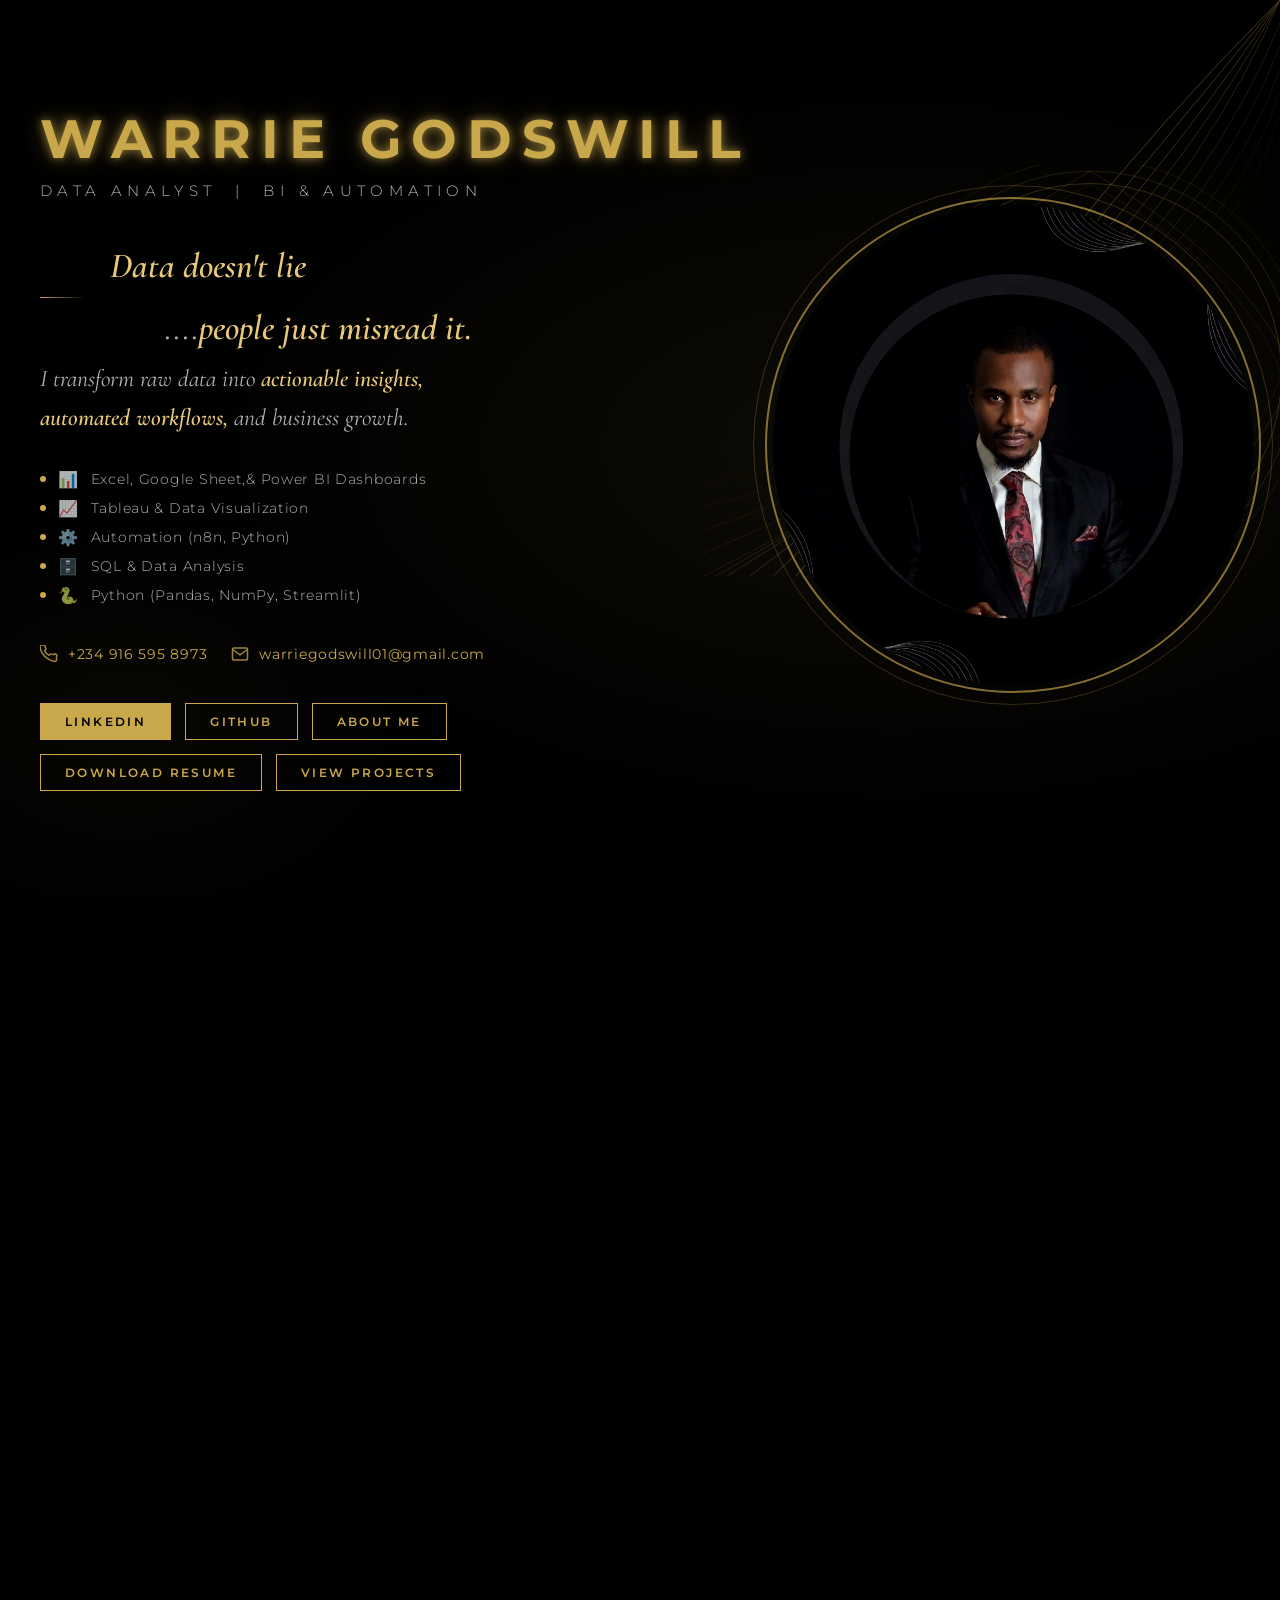
<file: index.html>
<!DOCTYPE html>
<html lang="en">
<head>
  <meta charset="utf-8" />
  <meta name="viewport" content="width=device-width, initial-scale=1, user-scalable=no" />
  <title>Warrie Godswill — Data Analyst</title>
  <link href="https://fonts.googleapis.com/css2?family=Cormorant+Garamond:ital,wght@0,300;0,400;0,600;1,300&family=Montserrat:wght@300;400;600;700&display=swap" rel="stylesheet">
  <style>
    :root {
      --gold: #c9a84c;
      --gold-light: #e8c97a;
      --gold-dim: rgba(201,168,76,0.15);
      --black: #000000;
      --black-soft: #0a0a0a;
      --white: #ffffff;
      --white-dim: rgba(255,255,255,0.7);
    }

    *, *::before, *::after { box-sizing: border-box; margin: 0; padding: 0; }

    html, body {
      height: 100%;
      background: var(--black);
      color: var(--white);
      font-family: 'Montserrat', sans-serif;
      overflow-x: hidden;
    }

    /* ── HERO ── */
    .hero {
      min-height: 100vh;
      display: flex;
      align-items: center;
      justify-content: center;
      padding: 60px 40px;
      position: relative;
      overflow: hidden;
    }

    /* decorative wave lines background */
    .hero::before {
      content: '';
      position: absolute;
      inset: 0;
      background:
        radial-gradient(ellipse 80% 60% at 70% 50%, rgba(201,168,76,0.07) 0%, transparent 70%),
        radial-gradient(ellipse 40% 40% at 10% 80%, rgba(201,168,76,0.04) 0%, transparent 60%);
      pointer-events: none;
    }

    .hero-inner {
      max-width: 1200px; /* give more room */
      width: 100%;
      display: flex;
      align-items: center;
      gap: 60px; /* reduce space */
      flex-wrap: wrap;
      position: relative;
      z-index: 1;
     }

    /* ── LEFT ── */
    .hero-left {
      flex: 1; /* give image more space */
      display: block;
      justify-content: center;
      min-width: 320px;
      max-width: 600px;
      animation: fadeUp 1s ease both;
    }

    .name {
      font-family: 'Montserrat', sans-serif;
      font-weight: 700;
      font-size: clamp(2.2rem, 5vw, 3.4rem);
      letter-spacing: 0.18em;
      color: var(--gold);
      text-transform: uppercase;
      line-height: 1.1;
      margin-bottom: 12px;
      white-space: nowrap;
      text-shadow:0 0 10px rgba(201, 168, 76, 0.7),0 0 25px rgba(201, 168, 76, 0.4); 
    }

    .title {
      font-family: 'Montserrat', sans-serif;
      font-weight: 300;
      font-size: clamp(0.9rem, 1.2vw, 1.35rem);
      letter-spacing: 0.35em;
      color: var(--white-dim);
      text-transform: uppercase;
      margin-bottom: 36px;
      line-height: 1.3;
    }

    .divider {
      width: 45px;
      height: 1px;
      background: linear-gradient(90deg, var(--gold), transparent);
      flex-shrink: 0;
    }

    .tagline {
      font-family: 'Cormorant Garamond', serif;
      font-style: italic;
      font-size: clamp(1.12rem, 2.3vw, 1.48rem);
      color: var(--white-dim);
      line-height: 1.65;
      margin: 0;
    }
    .tagline span{
      display: block;
      margin-left: 55px;
      font-size:inherit;
      margin-top: 4px;
    }

    .tagline strong {
      color: var(--gold-light);
      font-style: italic;
      font-weight: 600;
    }

    .tagline-wrapper {
      display: flex;
      align-items: center;
      gap: 25px;
      margin-bottom: 2px;
    }

    .skills {
      list-style: none;
      margin-top: 32px;
      margin-bottom: 40px;
      display: flex;
      flex-direction: column;
      gap: 10px;
    }

    .skills li {
      display: flex;
      align-items: center;
      gap: 12px;
      font-size: 0.9rem;
      font-weight: 300;
      color: var(--white-dim);
      letter-spacing: 0.05em;
    }

    .skills li::before {
      content: '';
      width: 6px;
      height: 6px;
      border-radius: 50%;
      background: var(--gold);
      flex-shrink: 0;
    }

    .skills li span.icon {
      font-size: 1rem;
    }

    /* contact */
    .contact {
      display: flex;
      flex-direction: row;
      gap: 24px;
      margin-bottom: 40px;
      align-items: center;
      flex-wrap: nowrap;
    }

    .contact a {
      display: flex;
      align-items: center;
      gap: 10px;
      color: var(--gold);
      text-decoration: none;
      font-size: 0.9rem;
      font-weight: 400;
      letter-spacing: 0.05em;
      transition: color 0.2s;
      white-space: nowrap;
    }

    .contact a:hover { color: var(--gold-light); }

    .contact-icon {
      width: 18px;
      opacity: 0.8;
    }

    /* social buttons */
    .socials {
      display: flex;
      gap: 14px;
      flex-wrap: wrap;
    }

    .btn {
      padding: 10px 24px;
      border: 1px solid var(--gold);
      color: var(--gold);
      font-family: 'Montserrat', sans-serif;
      font-size: 0.75rem;
      font-weight: 600;
      letter-spacing: 0.2em;
      text-transform: uppercase;
      text-decoration: none;
      background: transparent;
      cursor: pointer;
      transition: background 0.25s, color 0.25s;
      display: inline-block;
    }

    .btn:hover {
      background: var(--gold);
      color: var(--black);
    }

    .btn.solid {
      background: var(--gold);
      color: var(--black);
    }

    .btn.solid:hover {
      background: var(--gold-light);
    }

    /* ── RIGHT — photo ── */
    .hero-right {
      flex: 1.4;
      display: flex;
      align-items: center;
      justify-content: flex-end;
      animation: fadeUp 1.2s ease 0.2s both;
      position: relative;
    }
    .hero-right img {
      width: 100%;
      max-width: 500px;
      height: 380px;
    }
    /* SVG wave decoration behind photo */
    .wave-deco {
      position: absolute;
      top: -50px;
      right: -60px;
      width: 420px;
      opacity: 0.55;
      pointer-events: none;
      z-index: 0;
    }

    .photo-frame {
      position: relative;
      z-index: 1;
      width: 480px;
      height: 480px;
      margin-right: -13px;
      margin-top: -10px;
    }

    /* outer gold ring */
    .photo-frame::before {
      content: '';
      position: absolute;
      inset: -8px;
      border-radius: 50%;
      border: 2px solid var(--gold);
      opacity: 0.65;
    }

    /* inner glow ring */
    .photo-frame::after {
      content: '';
      position: absolute;
      inset: -20px;
      border-radius: 50%;
      border: 1px solid rgba(201,168,76,0.25);
    }

    .photo-frame img {
      width: 100%;
      height: 100%;
      object-fit: cover;
      border-radius: 50%;
      display: block;
      filter: brightness(0.93) contrast(1.08);
      box-shadow: 0 20 px 40px rgb(0, 0, 0, 0.6);
    }

    /* placeholder if no image */
    .photo-placeholder {
      width: 100%;
      height: 100%;
      border-radius: 50%;
      background: linear-gradient(135deg, #1a1a1a 0%, #0d0d0d 100%);
      display: flex;
      align-items: center;
      justify-content: center;
      font-size: 5rem;
      color: var(--gold-dim);
    }

    /* ── SECTIONS ── */
    section.content {
      max-width: 1100px;
      margin: 0 auto;
      padding: 80px 40px;
      border-top: 1px solid rgba(201,168,76,0.12);
    }

    .section-label {
      font-size: 0.7rem;
      letter-spacing: 0.35em;
      text-transform: uppercase;
      color: var(--gold);
      margin-bottom: 16px;
    }

    .section-title {
      font-family: 'Cormorant Garamond', serif;
      font-size: clamp(1.8rem, 4vw, 2.8rem);
      font-weight: 300;
      color: var(--white);
      margin-bottom: 40px;
      line-height: 1.2;
    }

    /* projects grid */
    .projects-grid {
      display: grid;
      grid-template-columns: repeat(auto-fill, minmax(280px, 1fr));
      gap: 24px;
    }

    .project-card {
      border: 1px solid rgba(201,168,76,0.2);
      padding: 28px;
      background: rgba(201,168,76,0.03);
      transition: border-color 0.25s, background 0.25s;
      cursor: pointer;
    }

    .project-card:hover {
      border-color: var(--gold);
      background: rgba(201,168,76,0.07);
    }

    .project-card h3 {
      font-size: 1rem;
      font-weight: 600;
      color: var(--gold);
      margin-bottom: 10px;
      letter-spacing: 0.05em;
    }

    .project-card p {
      font-size: 0.85rem;
      color: var(--white-dim);
      line-height: 1.7;
    }

    .project-tag {
      display: inline-block;
      margin-top: 14px;
      padding: 3px 10px;
      border: 1px solid rgba(201,168,76,0.4);
      font-size: 0.68rem;
      letter-spacing: 0.1em;
      color: var(--gold);
      text-transform: uppercase;
    }

    /* footer */
    footer {
      text-align: center;
      padding: 40px;
      border-top: 1px solid rgba(201,168,76,0.1);
      font-size: 0.75rem;
      color: rgba(255,255,255,0.25);
      letter-spacing: 0.1em;
    }

    /* ── ANIMATIONS ── */
    @keyframes fadeUp {
      from { opacity: 0; transform: translateY(30px); }
      to   { opacity: 1; transform: translateY(0); }
    }

    /* ── RESPONSIVE ── */
    @media (max-width: 700px) {
      .hero-inner { flex-direction: column-reverse; gap: 40px; text-align: center; }
      .divider { margin: 0 auto 28px; }
      .photo-frame { width: 240px; height: 240px; }
      .wave-deco { width: 500px; right: -20px; top: -20px; }
      .socials { justify-content: center; }
      .contact a { justify-content: center; }
    }
    .tagline-hero {
      font-size: clamp(1.6rem, 3.2vw, 2.2rem);
    }
    section.content {
      padding: 40px 40px;
    }
  </style>
</head>
<body>

<!-- ═══ HERO ═══ -->
<div class="hero">

  <!-- SVG wave decoration (top-right corner) -->
  <div style="position:absolute;top:0;right:0;width:45%;pointer-events:none;opacity:0.4;z-index:0;">
    <svg viewBox="0 0 500 500" xmlns="http://www.w3.org/2000/svg">
      <defs>
        <style>.wl{fill:none;stroke:#c9a84c;stroke-width:0.8;}</style>
      </defs>
      <!-- concentric arcs emanating from top-right -->
      <path class="wl" d="M500,0 Q300,200 100,500" opacity="0.9"/>
      <path class="wl" d="M500,0 Q320,220 80,500"  opacity="0.8"/>
      <path class="wl" d="M500,0 Q340,240 60,500"  opacity="0.7"/>
      <path class="wl" d="M500,0 Q360,260 40,500"  opacity="0.6"/>
      <path class="wl" d="M500,0 Q380,280 20,500"  opacity="0.5"/>
      <path class="wl" d="M500,20 Q390,290 10,500" opacity="0.4"/>
      <path class="wl" d="M500,40 Q400,300 0,500"  opacity="0.3"/>
      <path class="wl" d="M500,60 Q410,310 0,480"  opacity="0.25"/>
      <path class="wl" d="M500,80 Q420,320 0,460"  opacity="0.2"/>
      <path class="wl" d="M500,100 Q430,330 0,440" opacity="0.15"/>
      <path class="wl" d="M500,120 Q440,340 0,420" opacity="0.1"/>
    </svg>
  </div>

  <div class="hero-inner">

    <!-- LEFT -->
    <div class="hero-left">
      <div class="name">Warrie Godswill</div>
      <div class="title">Data Analyst &nbsp;|&nbsp; BI &amp; Automation</div>
      
      <div class="tagline-wrapper">
        <div class="divider"></div>

        <p class="tagline tagline-hero"><strong>Data doesn't lie</strong> <br>    <span>  ....<strong>people just misread it.</strong></span></p>
      </div>
        <p class="tagline">
          I transform raw data into <strong>actionable insights,<br>automated workflows,</strong> and business growth.
        </p>

      <ul class="skills">
        <li><span class="icon">📊</span> Excel, Google Sheet,& Power BI Dashboards</li>
        <li><span class="icon">📈</span> Tableau & Data Visualization</li>
        <li><span class="icon">⚙️</span> Automation (n8n, Python)</li>
        <li><span class="icon">🗄️</span> SQL &amp; Data Analysis</li>
        <li><span class="icon">🐍</span> Python (Pandas, NumPy, Streamlit)</li>
      </ul>

      <div class="contact">
        <a href="tel:+2349165958973">
          <svg class="contact-icon" viewBox="0 0 24 24" fill="none" stroke="currentColor" stroke-width="2"><path d="M22 16.92v3a2 2 0 01-2.18 2 19.79 19.79 0 01-8.63-3.07A19.5 19.5 0 013.07 10.8a19.79 19.79 0 01-3.07-8.67A2 2 0 012 0h3a2 2 0 012 1.72c.127.96.361 1.903.7 2.81a2 2 0 01-.45 2.11L6.09 7.91a16 16 0 006 6l1.27-1.27a2 2 0 012.11-.45c.907.339 1.85.573 2.81.7A2 2 0 0122 14.92z"/></svg>
          +234 916 595 8973
        </a>
        <a href="mailto:warriegodswill01@gmail.com">
          <svg class="contact-icon" viewBox="0 0 24 24" fill="none" stroke="currentColor" stroke-width="2"><path d="M4 4h16c1.1 0 2 .9 2 2v12c0 1.1-.9 2-2 2H4c-1.1 0-2-.9-2-2V6c0-1.1.9-2 2-2z"/><polyline points="22,6 12,13 2,6"/></svg>
          warriegodswill01@gmail.com
        </a>
      </div>

      <div class="socials">
        <a href="https://www.linkedin.com/in/warrie-godswill-2ab6b7169/" target="_blank" class="btn solid">LinkedIn</a>
        <a href="https://github.com/Spenzzi-Tech" target="_blank" class="btn">GitHub</a>
        <a href="ab.html" class="btn">About me</a>
        <a href="resume.pdf" target="_blank" class="btn">Download Resume</a>
        <a href="#projects" class="btn">View PROJECTS</a>
      </div>
    </div>

    <!-- RIGHT — photo -->
    <div class="hero-right">
      <!-- wave deco behind photo -->
      <svg class="wave-deco" viewBox="0 0 340 340" xmlns="http://www.w3.org/2000/svg">
        <defs><style>.pw{fill:none;stroke:#c9a84c;stroke-width:0.7;}</style></defs>
        <circle class="pw" cx="170" cy="170" r="155" opacity="0.5"/>
        <circle class="pw" cx="170" cy="170" r="165" opacity="0.35"/>
        <circle class="pw" cx="170" cy="170" r="175" opacity="0.22"/>
        <path class="pw" d="M170,5 Q300,80 335,170 Q300,260 170,335 Q40,260 5,170 Q40,80 170,5" opacity="0.3"/>
        <path class="pw" d="M170,15 Q295,85 325,170 Q295,255 170,325 Q45,255 15,170 Q45,85 170,15" opacity="0.2"/>
      </svg>

      <div class="photo-frame">
        <!-- Replace src with your actual photo path: assets/images/warrie-profile.png -->
        <img src="images/warrie profile.png" alt="Warrie Godswill"
             onerror="this.style.display='none';this.nextElementSibling.style.display='flex';">
        <div class="photo-placeholder" style="display:none;">👤</div>
      </div>
    </div>

  </div>
</div>

<!-- ═══ PROJECTS ═══ -->
<section class="content" id="projects">
  <div class="section-label">Portfolio</div>
  <div class="section-title">PROJECTS</div>


  <div class="projects-grid">
    <div class="project-card">
      <h3>Customer Sentiment Analysis for Nigerian Digital Banking Platforms</h3>
      <p>Built a Streamlit app to analyse customer sentiment from banking app reviews using NLP i.e classifying feedback into positive, neutral, and negative to uncover key issues like transaction failures and app downtime.</p>
        <span class="project-tag">Python</span>
        <span class="project-tag">NLP</span>
        <span class="project-tag">Streamlit </span> 
        <span class="project-tag">EDA</span>
     <div class="project-links">
        <a href="customer-sentiment-analysis.html" target="_blank" class="btn">View Details →</a>
      </div>
    </div>
  
    <div class="project-card">
      <h3>Superstore Sales Performance Dashboard</h3>
      <p>Developed an interactive Excel dashboard to track key sales KPIs, analyze regional performance, and uncover revenue trends using Pivot Tables, charts, and dynamic filters.</p>
        <span class="project-tag">Excel</span>
        <span class="project-tag">Pivot Table</span>
        <span class="project-tag">Data Analysis</span>
      <div class="project-links">
        <a href="sales-performance-analysis.html" target="_blank" class="btn">View Details →</a>
      </div>
    </div>

    <div class="project-card">
      <h3>Titanic Survival Analysis Dashboard</h3>
      <p>Analyzed the Titanic dataset and built an interactive Streamlit app to explore survival patterns across gender, class, and age.</p>
        <span class="project-tag">Python</span>
        <span class="project-tag">Streamlit</span>
        <span class="project-tag">Pandas</span>
        <span class="project-tag">EDA</span>
      <div class="project-links">
        <a href="Titanic.html" target="_blank" class="btn">View Details →</a>
      </div>
    </div>

    <div class="project-card">
      <h3>Cookie Sales Financial Dashboard</h3>
      <p>Analyzed multi-country cookie sales data and built a Power BI dashboard to track KPIs, uncovering $4.69M revenue and key product and regional performance trends.</p>
        <span class="project-tag">Power BI</span>
        <span class="project-tag">DAX</span>
        <span class="project-tag">Power Query</span>
        <span class="project-tag">Data Visualization</span>
      <div class="project-links">
        <a href="cookies.html" target="_blank" class="btn">View Details →</a>
      </div>
    </div>

    <div class="project-card">
      <h3>Workflow Automation</h3>
      <p>Built automation workflows using n8n to streamline data processes and reduce manual reporting effort.</p>
        <span class="project-tag">n8n</span>
        <span class="project-tag">Python</span>
    </div>

    <div class="project-card">
      <h3>E-Commerce Sales Dashboard</h3>
      <p>Analyzed e-commerce sales data to uncover revenue trends, customer behavior, and payment patterns using Excel and data visualization techniques.</p>
        <span class="project-tag">Excel</span>
       <span class="project-tag">Data Analysis</span>
      <div class="project-links">
        <a href="E-commerce.html" target="_blank" class="btn">View Details →</a>
      </div>
    </div>

  </div>
</section>

<!-- ═══ FOOTER ═══ -->
<footer>
  &copy; 2026 Warrie Godswill &nbsp;·&nbsp; Data Analyst &amp; BI Specialist
</footer>

</body>
</html>
</file>
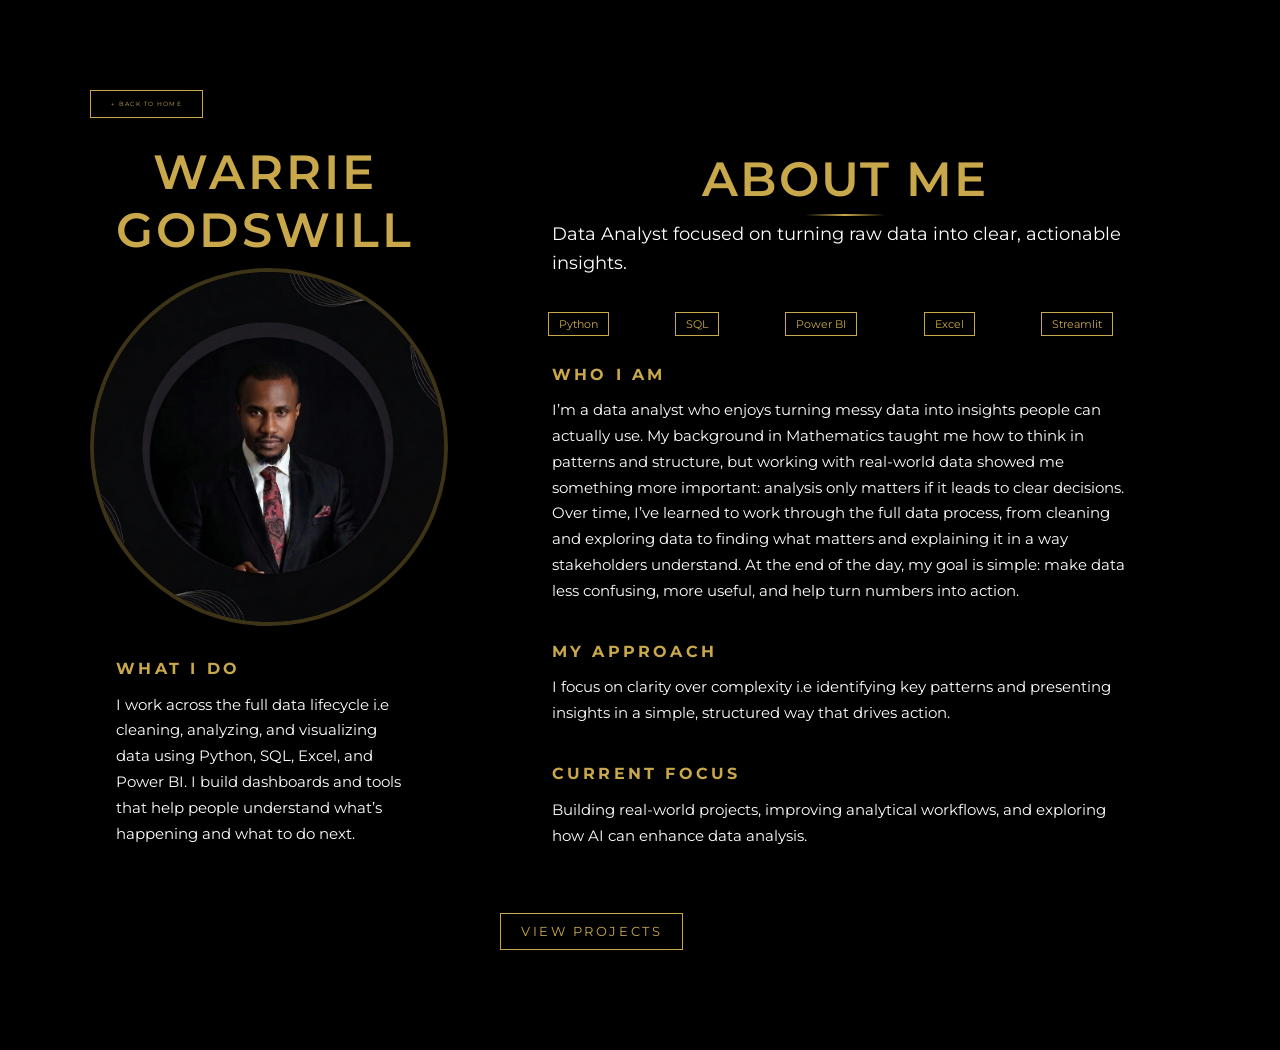
<file: ab.html>
<!DOCTYPE html>
<html lang="en">
<head>
<meta charset="UTF-8">
<meta name="viewport" content="width=device-width, initial-scale=1.0">

<title>About Me</title>

<link href="https://fonts.googleapis.com/css2?family=Montserrat:wght@300;400;600&family=Cormorant+Garamond:wght@400;600&display=swap" rel="stylesheet">

<style>
/* Photo Section with Name Overlay */
.photo-container {
  position: relative;
  width: 100%;
  aspect-ratio: 1 / 1;
  margin-top: 150px;
  align-self: start;
}

.photo-frame {
  width: 100%;
  height: 100%;
  border-radius: 50%;
  overflow: hidden;
  position: relative;
  border: 4px solid rgba(201, 168, 76, 0.3);
}

.photo-frame img {
  width: 100%;
  height: 100%;
  object-fit: cover;
}

        /* Golden Name Tag on Top of Photo */
.name-overlay {
  position: absolute;
  top: -110px;
  left: 50%;
  transform: translateX(-50%);
  background: transparent;
  padding: 10px 40px;
  border-radius: 8px;
  border: 2px solid var(--gold);
  box-shadow: 0 10px 30px rgba(201, 168, 76, 0.2);
  z-index: 10;
  white-space: nowrap;
}

.name-overlay span {
  font-family: 'Montserrat', sans-serif;
  font-size: 1.7rem;
  font-weight: 600;
  color: var(--gold);
  letter-spacing: 3px;
  text-transform: uppercase;
}
.name-connector{
  position: absolute;
  top: -22px;
  left: 50%;
  transform: translateX(-50%);
  width: 3px;
  height: 38px;
  background: var(--gold);
  z-index: 6;
  box-shadow: 0 0 8px rgba(201, 168, 76, 0.5);
}
.name-on-arc{
  position: absolute;
  font-size: 3rem;
  font-weight: 600;
  color: var(--gold);
  letter-spacing: 3px;
  text-transform: uppercase;
  top:-125px;
  left: 50%;
  transform: translateX(-50%);
  z-index: 10;
  text-align: center;
}
        /* Decorative Golden Arc */
.arc {
  position: absolute;
  top: -3%;
  left: 50%;
  transform: translateX(-50%);
  width: 170%;
  height: 170%;
  border: 3px solid transparent;
  border-top-color: var(--gold);
  border-radius: 50%;
  opacity: 0.6;
  z-index: 5;
}

:root {
  --gold: #c9a84c;
  --gold-light: #e8c97a;
  --black: #000;
  --white: #fff;
  --white-dim: rgba(255,255,255,0.7);
}

body {
  margin: 0;
  font-family: 'Montserrat', sans-serif;
  background: var(--black);
  color: var(--white);
}

/* container */
.container {
  max-width: 1100px;
  margin: auto;
  padding: 60px 30px;
}

/* back button */
.back-btn {
  color: var(--gold);
  text-decoration: none;
  font-size: 0.8rem;
  letter-spacing: 0.2em;
  display: inline-block;
  margin-bottom: 40px;
  margin-top: 30px;
  padding: 10px 20px;
  border: 1px solid var(--gold);
}


/* layout */
.about-grid {
  display: grid;
  grid-template-columns: 350px 1fr;
  gap: 60px;
  align-items: center;
}

/* image */
.photo-frame {
  width: 100%;
  aspect-ratio: 1;
  border-radius: 50%;
  position: relative;
}

.photo-frame::before {
  content: '';
  position: absolute;
  inset: -10px;
  border: 2px solid var(--gold);
  border-radius: 50%;
}

.photo-frame img {
  width: 100%;
  height: 100%;
  object-fit: cover;
  border-radius: 50%;
}

/* heading */
h1 {
  font-size: 2.5rem;
  margin-bottom: 10px;
}

.highlight {
  color: var(--white-dim);
  margin-bottom: 25px;
}

/* tags */
.tags span {
  border: 1px solid var(--gold);
  padding: 4px 10px;
  margin-right: 2%;
  font-size: 0.7rem;
  color: var(--gold);
  margin-left: 7%;
}

/* section */
.section {
  margin-top: 30px;
}

.section h2 {
  color: var(--gold);
  font-size: 1rem;
  letter-spacing: 0.2em;
  margin-bottom: 10px;
}

.section p {
  color: var(--text-dim);
  font-size: 0.95rem;
  line-height: 1.7;
}

/* button */
.btn {
  margin-top: 30px;
  display: inline-block;
  padding: 10px 20px;
  border: 1px solid var(--gold);
  color: var(--gold);
  text-decoration: none;
  font-size: 0.35rem;
  letter-spacing: 0.2em;
}

.btn:hover {
  background: var(--gold);
  color: var(--black);
}

/* responsive */
@media(max-width: 800px) {
  .about-grid {
    grid-template-columns: 1fr;
    text-align: center;
  }
}

.about-title {
  color: var(--gold);
  font-size: 3rem;
  text-align: center;
  margin-bottom: 12px;
  letter-spacing: 2px;
  font-weight: 600;
  text-transform: uppercase;
  position: relative;
  display: inline-block;
  left: 50%;
  transform: translateX(-50%);
}

.about-title::after {
  content: '';
  position: absolute;
  bottom: -8px;
  left: 50%;
  transform: translateX(-50%);
  width: 80px;
  height: 2px;
  background: linear-gradient(to right, transparent, var(--gold), transparent);
}

.highlight {
  font-size: 1.12rem;
  color: var(--text-dim);
  max-width: 85%;
  margin: 0 auto 35px auto;
  line-height: 1.6
}
</style>
</head>

<body>

<div class="container">

<a href="index.html" class="btn">← BACK TO HOME</a>

<div class="about-grid">

<!-- Photo with Name Overlay -->
<div class="photo-container">
    <div class="photo-frame">
        <img src="images/warrie profile.png" alt="Warrie Godswill">
    </div>
    <div class="name-on-arc">
        <span>Warrie Godswill</span>
    </div>
    <div class="section">
      <h2 class="highlight">WHAT I DO</h2>
      <p class="highlight">
        I work across the full data lifecycle i.e cleaning, analyzing, and visualizing data using Python, SQL, Excel, and Power BI.
        I build dashboards and tools that help people understand what’s happening and what to do next.
      </p>
    </div>
</div>

  <!-- TEXT -->
  <div>

    <h1 class="about-title">About Me</h1>

    <p class="highlight">
      Data Analyst focused on turning raw data into clear, actionable insights.
    </p>

    <div class="tags" style="justify-content: center;">
      <span>Python</span>
      <span>SQL</span>
      <span>Power BI</span>
      <span>Excel</span>
      <span>Streamlit</span>
    </div>

    <div class="section">
      <h2 class="highlight">WHO I AM</h2>
      <p class="highlight">
        I’m a data analyst who enjoys turning messy data into insights people can actually use. My background in Mathematics taught me how to think in patterns and structure, but working with real-world data showed me something more important: analysis only matters if it leads to clear decisions. Over time, I’ve learned to work through the full data process, from cleaning and exploring data to finding what matters and explaining it in a way stakeholders understand. At the end of the day, my goal is simple: make data less confusing, more useful, and help turn numbers into action.
      </p>
    </div>

    <div class="section">
      <h2 class="highlight">MY APPROACH</h2>
      <p class="highlight">
        I focus on clarity over complexity i.e identifying key patterns and presenting insights in a simple, structured way that drives action.
      </p>
    </div>

    <div class="section">
      <h2 class="highlight">CURRENT FOCUS</h2>
      <p class="highlight">
        Building real-world projects, improving analytical workflows, and exploring how AI can enhance data analysis.
      </p>
    </div>

    <a href="index.html#projects" class="back-btn">VIEW PROJECTS</a>

  </div>

</div>

</div>

</body>
</html>
</file>
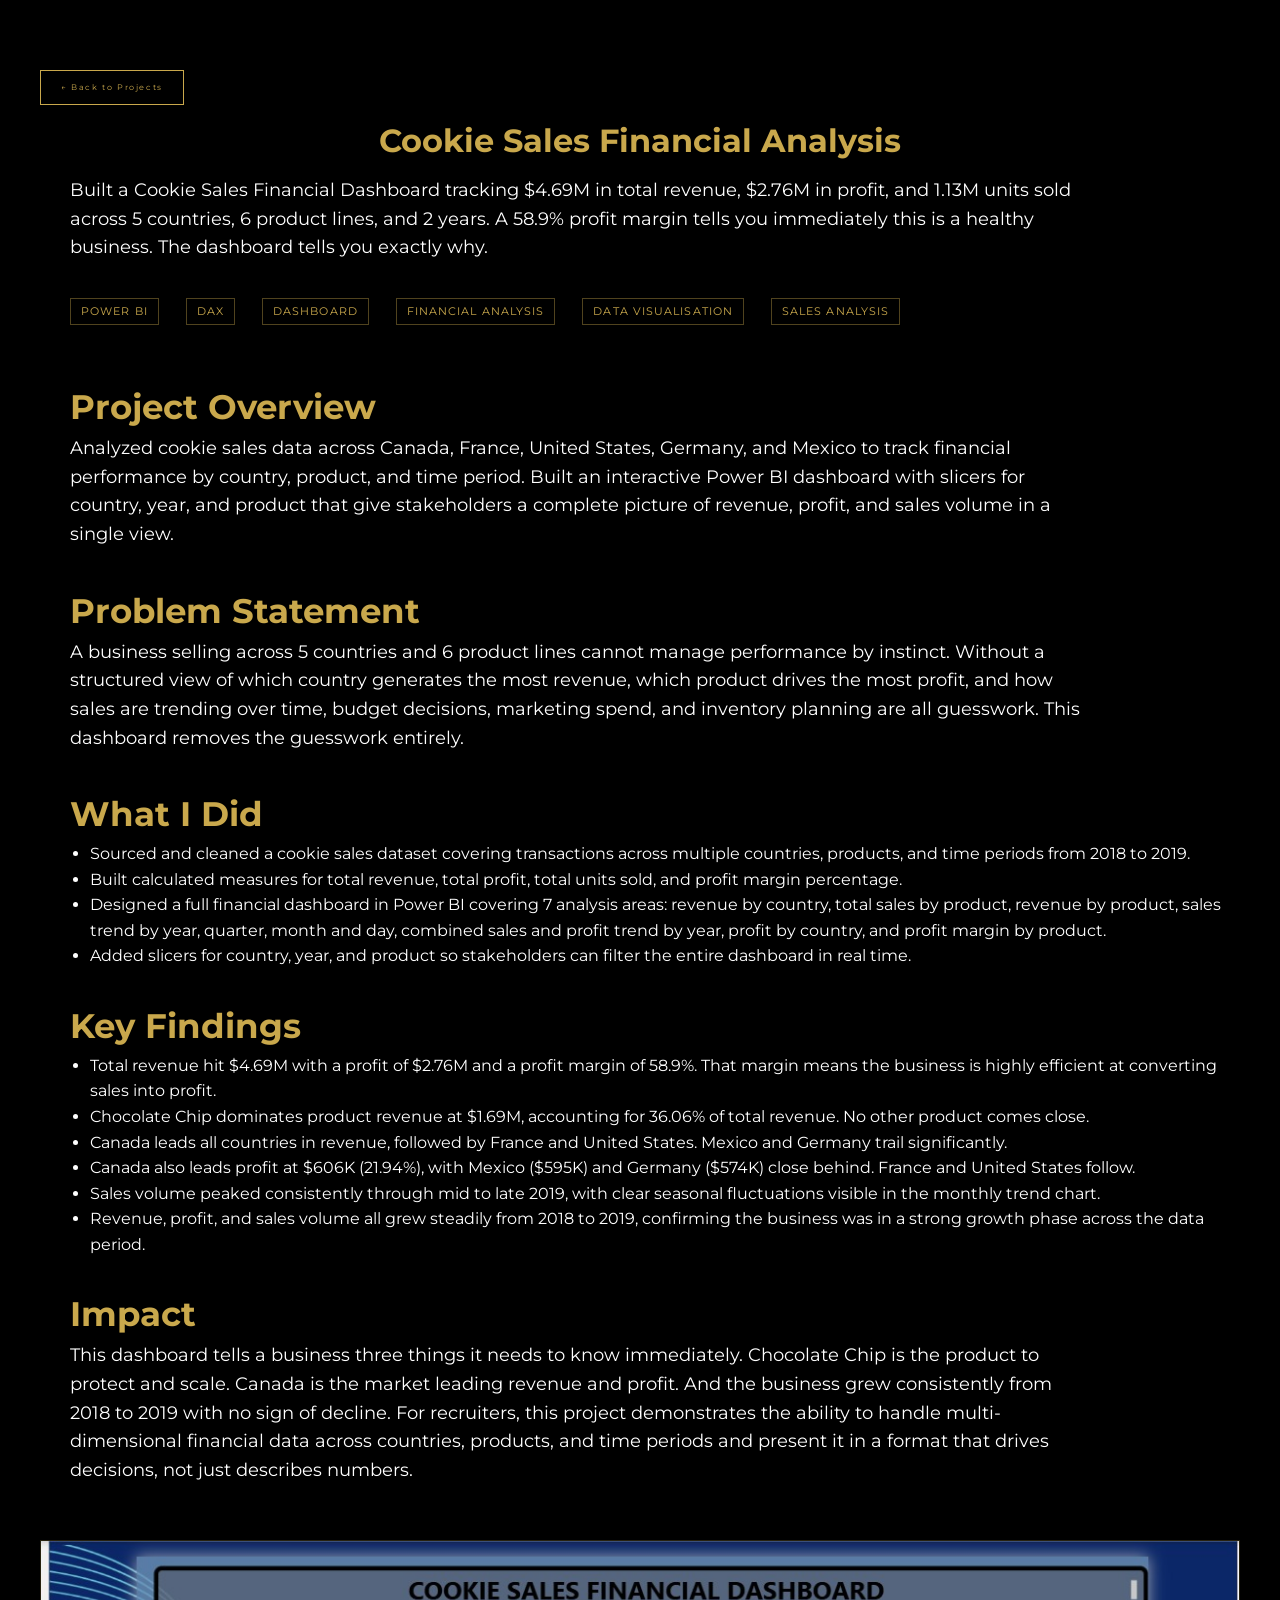
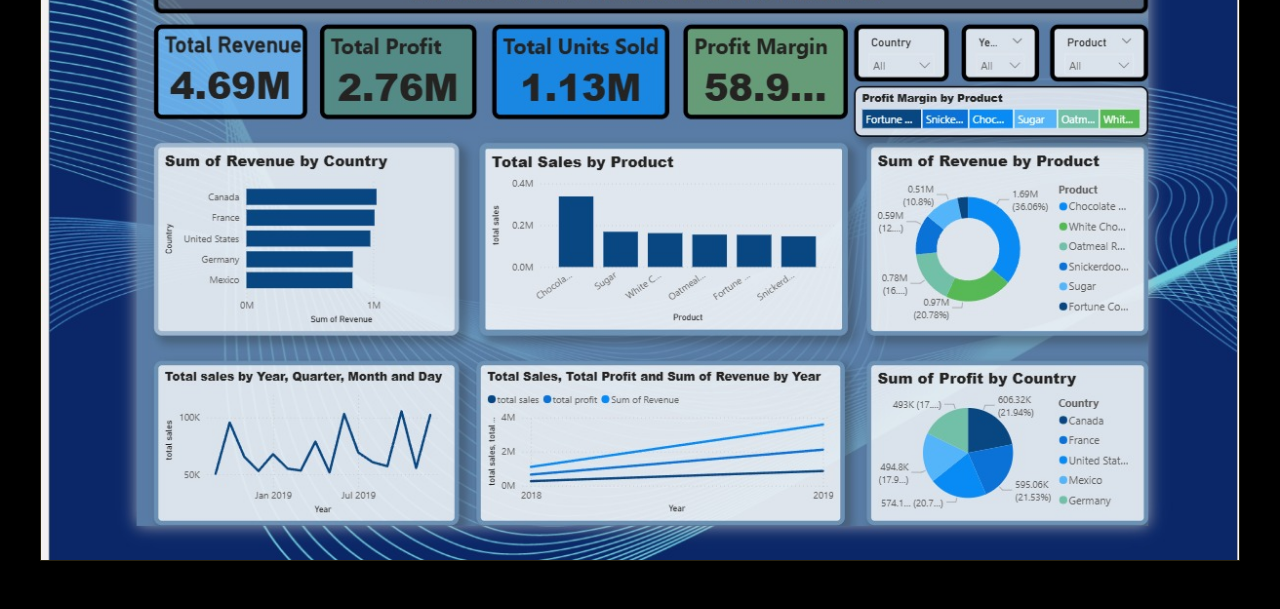
<file: cookies.html>
<!DOCTYPE html>
<html lang="en">
<head>
<meta charset="UTF-8">
<meta name="viewport" content="width=device-width, initial-scale=1.0">

<title>Cookie Sales Financial Analysis</title>

<link href="https://fonts.googleapis.com/css2?family=Montserrat:wght@300;400;600&family=Cormorant+Garamond:wght@400;600&display=swap" rel="stylesheet">

<style>
  :root {
  --gold: #c9a84c;
  --gold-light: #e8c97a;
  --gold-dim: rgba(201,168,76,0.15);
  --black: #000000;
  --white: #ffffff;
  --white-dim: rgba(255,255,255,0.7);
}

/* base reset */
* {
  box-sizing: border-box;
  margin: 0;
  padding: 0;
}

body {
  background: var(--black);
  color: var(--white);
  font-family: 'Montserrat', sans-serif;
  line-height: 1.6;
  padding: 40px;
}

/* layout container */
.container {
  max-width: 1000px;
  margin: auto;
}

/* headings */
h1 {
  color: var(--gold);
  margin-bottom: 10px;
  margin-top: -30px;
  text-align: center;
}

h2 {
  margin-top: 30px;
  color: var(--gold);
  font-size: 2.1rem;
  top: 10px;
  margin-left: 30px;
}

ul{
  margin-left: 50px;
}

/* text */
p {
  margin-left: 30px;
}

/* tags */
.tags {
  margin-bottom: 25px;
  margin-left: 15px;
}

.tags span {
  display: inline-block;
  border: 1px solid rgba(201,168,76,0.4);
  padding: 4px 10px;
  margin-right: 8px;
  font-size: 0.68rem;
  letter-spacing: 0.1em;
  color: var(--gold);
  text-transform: uppercase;
}

/* buttons */
.btn {
  padding: 10px 24px;
  border: 1px solid var(--gold);
  color: var(--gold);
  font-family: 'Montserrat', sans-serif;
  font-size: 0.75rem;
  font-weight: 600;
  letter-spacing: 0.2em;
  text-transform: uppercase;
  text-decoration: none;
  background: transparent;
  cursor: pointer;
  transition: background 0.25s, color 0.25s;
  display: inline-block;
}

.btn:hover {
  background: var(--gold);
  color: var(--black);
}

.btn.solid {
  background: var(--gold);
  color: var(--black);
}

.btn.solid:hover {
  background: var(--gold-light);
}

/* project cards (reusable across pages) */
.project-card {
  border: 1px solid rgba(201,168,76,0.2);
  padding: 24px;
  background: rgba(201,168,76,0.03);
  transition: 0.25s;
}

.project-card:hover {
  border-color: var(--gold);
  background: rgba(201,168,76,0.07);
}

/* grid */
.projects-grid {
  display: grid;
  grid-template-columns: repeat(auto-fill, minmax(280px, 1fr));
  gap: 20px;
}

/* image */
.project-img {
  width: 100%;
  margin-top: 20px;
  border: 1px solid rgba(201,168,76,0.2);
}

/* back link */
.back-btn {
  display: inline-block;
  margin-bottom: 20px;
  color: var(--gold);
  text-decoration: none;
  font-size: 0.5rem;
  letter-spacing: 0.2em;
  margin-bottom: 40px;
  margin-top: 30px;
  padding: 10px 20px;
  border: 1px solid var(--gold);
}
.back-btn:hover {
  background: var(--gold);
  color: var(--black);
}
.highlight {
  color: var(--text-dim);
  margin-bottom: 20px;
  font-size: 1.12rem;
  max-width: 85%;
  margin: 0 auto 35px auto;
  line-height: 1.6;
  margin-right: 30px;
  margin-left: 30px;
}

</style>

<div class="project-container">

  <a href="index.html#projects" class="back-btn">← Back to Projects</a>

  <h1>Cookie Sales Financial Analysis</h1>
  <p class="highlight"> 
    Built a Cookie Sales Financial Dashboard tracking $4.69M in total revenue, $2.76M in profit, and 1.13M units sold across 5 countries, 6 product lines, and 2 years. A 58.9% profit margin tells you immediately this is a healthy business. The dashboard tells you exactly why.
  </p>

  <div class="tags">
    <span class="tags">POWER BI</span>
    <span class="tags">DAX</span>
    <span class="tags">DASHBOARD</span>
    <span class="tags">FINANCIAL ANALYSIS</span>
    <span class="tags">DATA VISUALISATION</span>
    <span class="tags">SALES ANALYSIS</span>
  </div>

  <h2>Project Overview</h2>
  <p class="highlight">
    Analyzed cookie sales data across Canada, France, United States, Germany, and Mexico to track financial performance by country, product, and time period. Built an interactive Power BI dashboard with slicers for country, year, and product that give stakeholders a complete picture of revenue, profit, and sales volume in a single view.
  </p>

  <h2>Problem Statement</h2>
  <p class="highlight">
    A business selling across 5 countries and 6 product lines cannot manage performance by instinct. Without a structured view of which country generates the most revenue, which product drives the most profit, and how sales are trending over time, budget decisions, marketing spend, and inventory planning are all guesswork. This dashboard removes the guesswork entirely.
  </p>

  <h2>What I Did</h2>
  <ul>
    <li>Sourced and cleaned a cookie sales dataset covering transactions across multiple countries, products, and time periods from 2018 to 2019.</li>
    <li>Built calculated measures for total revenue, total profit, total units sold, and profit margin percentage.</li>
    <li>Designed a full financial dashboard in Power BI covering 7 analysis areas: revenue by country, total sales by product, revenue by product, sales trend by year, quarter, month and day, combined sales and profit trend by year, profit by country, and profit margin by product.</li>
    <li>Added slicers for country, year, and product so stakeholders can filter the entire dashboard in real time.</li>
  </ul>

  <h2>Key Findings</h2>
  <ul>
    <li>Total revenue hit $4.69M with a profit of $2.76M and a profit margin of 58.9%. That margin means the business is highly efficient at converting sales into profit.</li>
    <li>Chocolate Chip dominates product revenue at $1.69M, accounting for 36.06% of total revenue. No other product comes close.</li>
    <li>Canada leads all countries in revenue, followed by France and United States. Mexico and Germany trail significantly.</li>
    <li>Canada also leads profit at $606K (21.94%), with Mexico ($595K) and Germany ($574K) close behind. France and United States follow.</li>
    <li>Sales volume peaked consistently through mid to late 2019, with clear seasonal fluctuations visible in the monthly trend chart.</li>
    <li>Revenue, profit, and sales volume all grew steadily from 2018 to 2019, confirming the business was in a strong growth phase across the data period.</li>
  </ul>

  <h2>Impact</h2>
  <p class="highlight">
    This dashboard tells a business three things it needs to know immediately. Chocolate Chip is the product to protect and scale. Canada is the market leading revenue and profit. And the business grew consistently from 2018 to 2019 with no sign of decline.
    For recruiters, this project demonstrates the ability to handle multi-dimensional financial data across countries, products, and time periods and present it in a format that drives decisions, not just describes numbers.
  </p>

  <img src="images/dashboard5.jpeg" alt="Dashboard Preview" class="project-img">
</div>
</file>
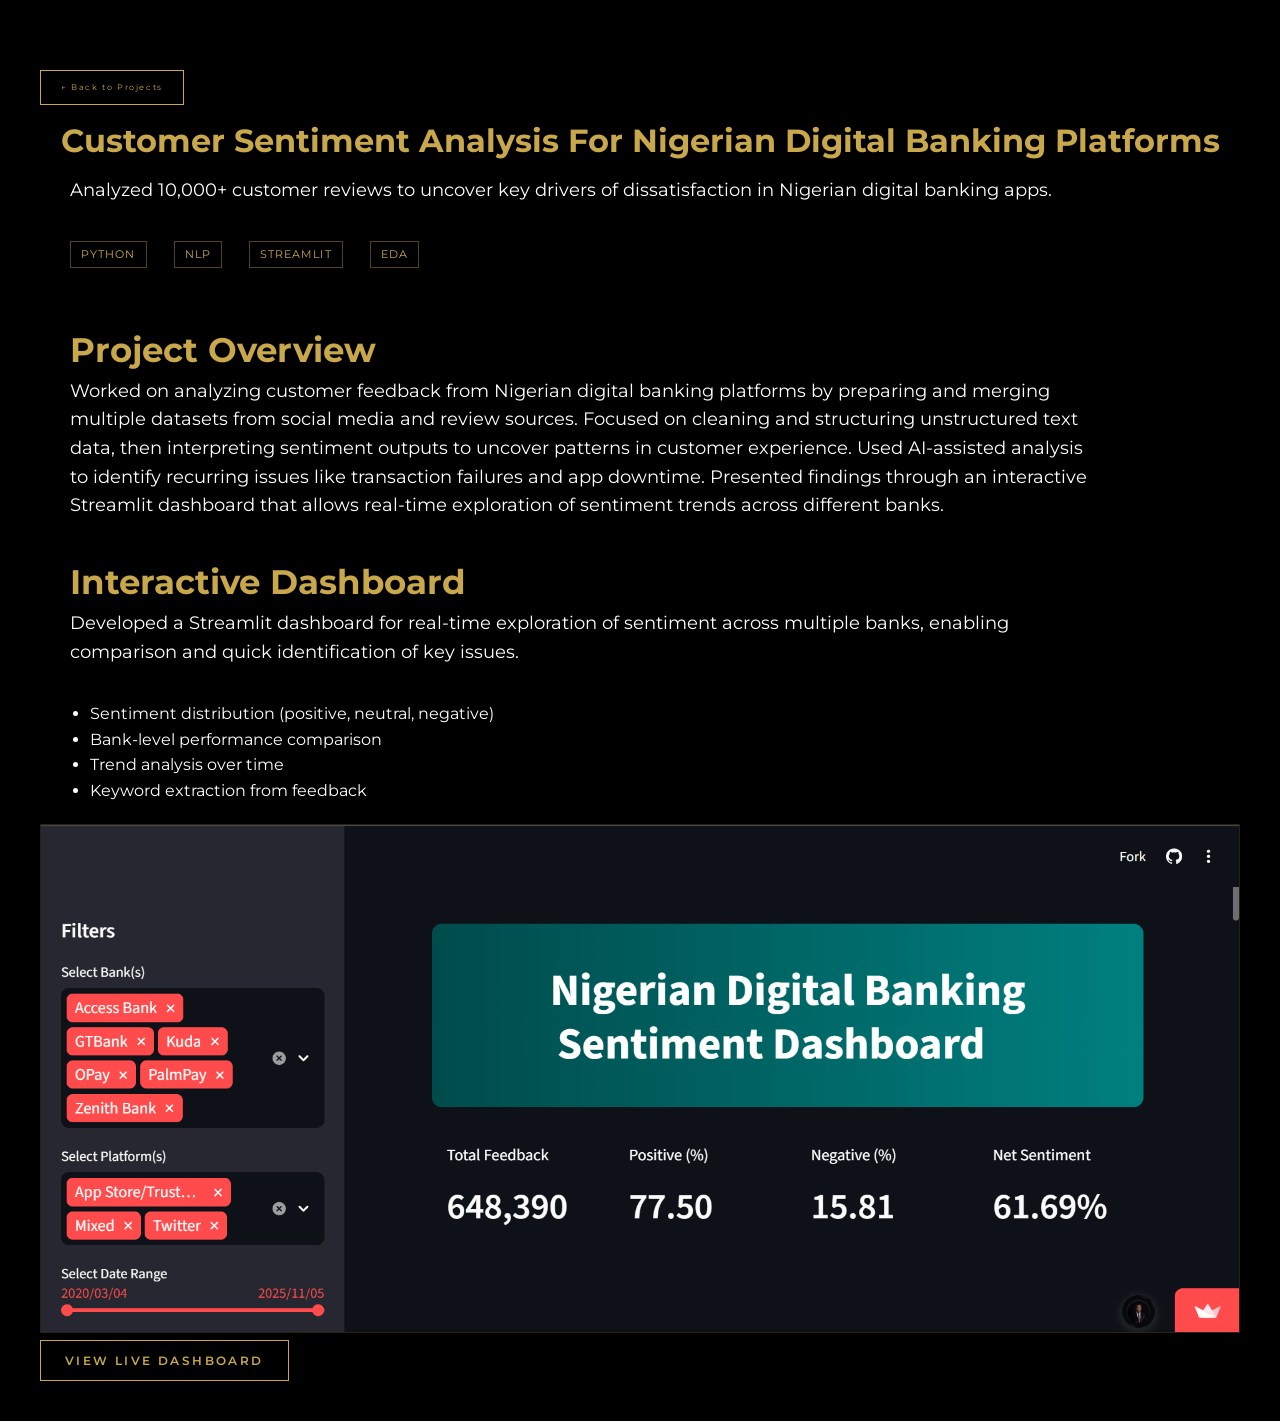
<file: customer-sentiment-analysis.html>
<!DOCTYPE html>
<html lang="en">
<head>
<meta charset="UTF-8">
<meta name="viewport" content="width=device-width, initial-scale=1.0">

<title>Customer Sentiment Analysis</title>

<link href="https://fonts.googleapis.com/css2?family=Montserrat:wght@300;400;600&family=Cormorant+Garamond:wght@400;600&display=swap" rel="stylesheet">

<style>
  :root {
  --gold: #c9a84c;
  --gold-light: #e8c97a;
  --gold-dim: rgba(201,168,76,0.15);
  --black: #000000;
  --white: #ffffff;
  --white-dim: rgba(255,255,255,0.7);
}

/* base reset */
* {
  box-sizing: border-box;
  margin: 0;
  padding: 0;
}

body {
  background: var(--black);
  color: var(--white);
  font-family: 'Montserrat', sans-serif;
  line-height: 1.6;
  padding: 40px;
}

/* layout container */
.container {
  max-width: 1000px;
  margin: auto;
}

/* headings */
h1 {
  color: var(--gold);
  margin-bottom: 10px;
  margin-top: -30px;
  text-align: center;
}

h2 {
  margin-top: 30px;
  color: var(--gold);
  font-size: 2.1rem;
  top: 10px;
  margin-left: 30px;
}

ul{
  margin-left: 50px;
}

/* text */
p {
  margin-left: 30px;
}

/* tags */
.tags {
  margin-bottom: 25px;
  margin-left: 15px;
}

.tags span {
  display: inline-block;
  border: 1px solid rgba(201,168,76,0.4);
  padding: 4px 10px;
  margin-right: 8px;
  font-size: 0.68rem;
  letter-spacing: 0.1em;
  color: var(--gold);
  text-transform: uppercase;
}

/* buttons */
.btn {
  padding: 10px 24px;
  border: 1px solid var(--gold);
  color: var(--gold);
  font-family: 'Montserrat', sans-serif;
  font-size: 0.75rem;
  font-weight: 600;
  letter-spacing: 0.2em;
  text-transform: uppercase;
  text-decoration: none;
  background: transparent;
  cursor: pointer;
  transition: background 0.25s, color 0.25s;
  display: inline-block;
}

.btn:hover {
  background: var(--gold);
  color: var(--black);
}

.btn.solid {
  background: var(--gold);
  color: var(--black);
}

.btn.solid:hover {
  background: var(--gold-light);
}

/* project cards (reusable across pages) */
.project-card {
  border: 1px solid rgba(201,168,76,0.2);
  padding: 24px;
  background: rgba(201,168,76,0.03);
  transition: 0.25s;
}

.project-card:hover {
  border-color: var(--gold);
  background: rgba(201,168,76,0.07);
}

/* grid */
.projects-grid {
  display: grid;
  grid-template-columns: repeat(auto-fill, minmax(280px, 1fr));
  gap: 20px;
}

/* image */
.project-img {
  width: 100%;
  margin-top: 20px;
  border: 1px solid rgba(201,168,76,0.2);
}

/* back link */
.back-btn {
  display: inline-block;
  margin-bottom: 20px;
  color: var(--gold);
  text-decoration: none;
  font-size: 0.5rem;
  letter-spacing: 0.2em;
  margin-bottom: 40px;
  margin-top: 30px;
  padding: 10px 20px;
  border: 1px solid var(--gold);
}
.back-btn:hover {
  background: var(--gold);
  color: var(--black);
}
.highlight {
  color: var(--text-dim);
  margin-bottom: 20px;
  font-size: 1.12rem;
  max-width: 85%;
  margin: 0 auto 35px auto;
  line-height: 1.6;
  margin-right: 30px;
  margin-left: 30px;
}

</style>

<div class="project-container">

  <a href="index.html#projects" class="back-btn">← Back to Projects</a>

  <h1>Customer Sentiment Analysis For Nigerian Digital Banking Platforms</h1>
  <p class="highlight">
  Analyzed 10,000+ customer reviews to uncover key drivers of dissatisfaction in Nigerian digital banking apps.
</p>

  <div class="tags">
    <span class="tags">Python</span>
    <span class="tags">NLP</span>
    <span class="tags">Streamlit</span>
    <span class="tags">EDA</span>
  </div>

  <h2>Project Overview</h2>
  <p class="highlight">
      Worked on analyzing customer feedback from Nigerian digital banking platforms by preparing and merging multiple datasets from social media and review sources. Focused on cleaning and structuring unstructured text data, then interpreting sentiment outputs to uncover patterns in customer experience. Used AI-assisted analysis to identify recurring issues like transaction failures and app downtime. Presented findings through an interactive Streamlit dashboard that allows real-time exploration of sentiment trends across different banks.
  </p>

  <h2>Interactive Dashboard</h2>
  <p class="highlight">
    Developed a Streamlit dashboard for real-time exploration of sentiment across multiple banks, 
    enabling comparison and quick identification of key issues.
  </p>

  <ul>
    <li>Sentiment distribution (positive, neutral, negative)</li>
    <li>Bank-level performance comparison</li>
    <li>Trend analysis over time</li>
    <li>Keyword extraction from feedback</li>
  </ul>

  <img src="images/dashboard1.png" alt="Dashboard Preview" class="project-img">

  <a href="https://nigerian-digital-banking-sentiment-app.streamlit.app" target="_blank" class="btn">
    View Live Dashboard
  </a>

</div>
</file>
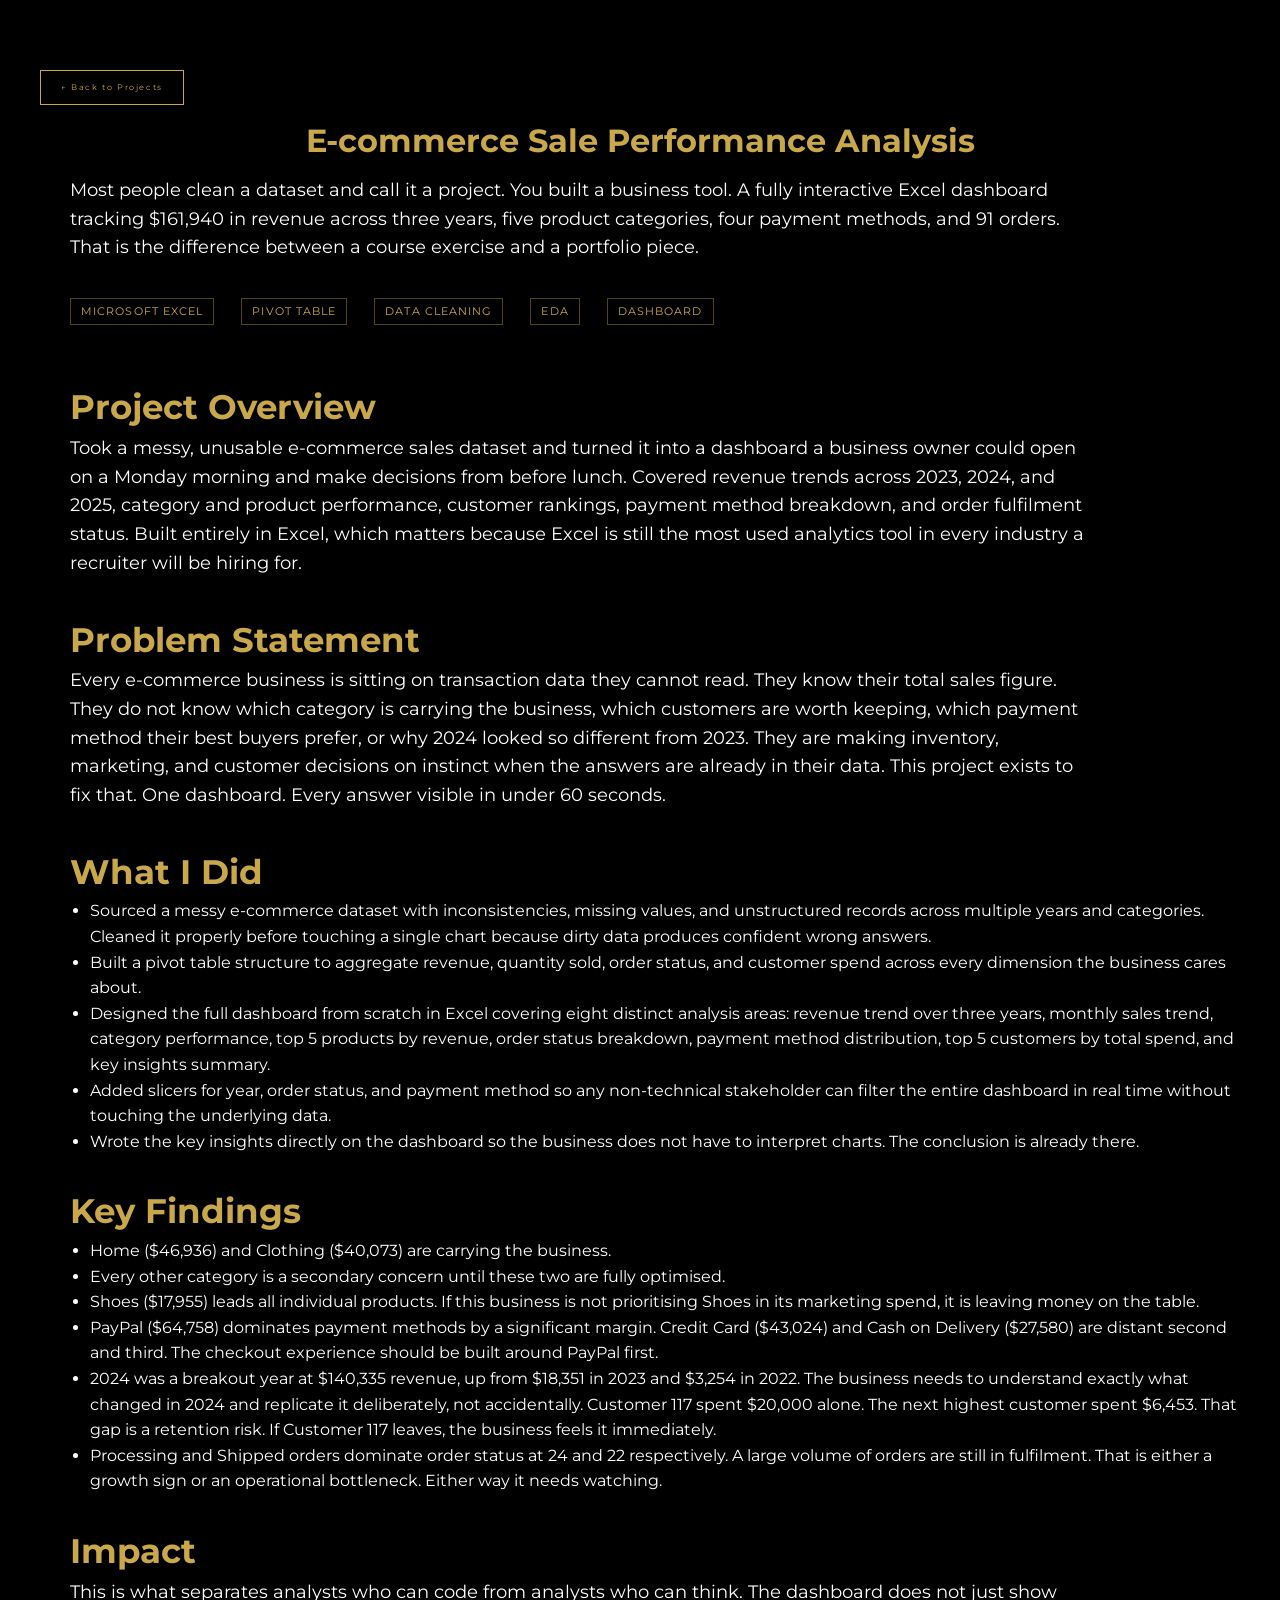
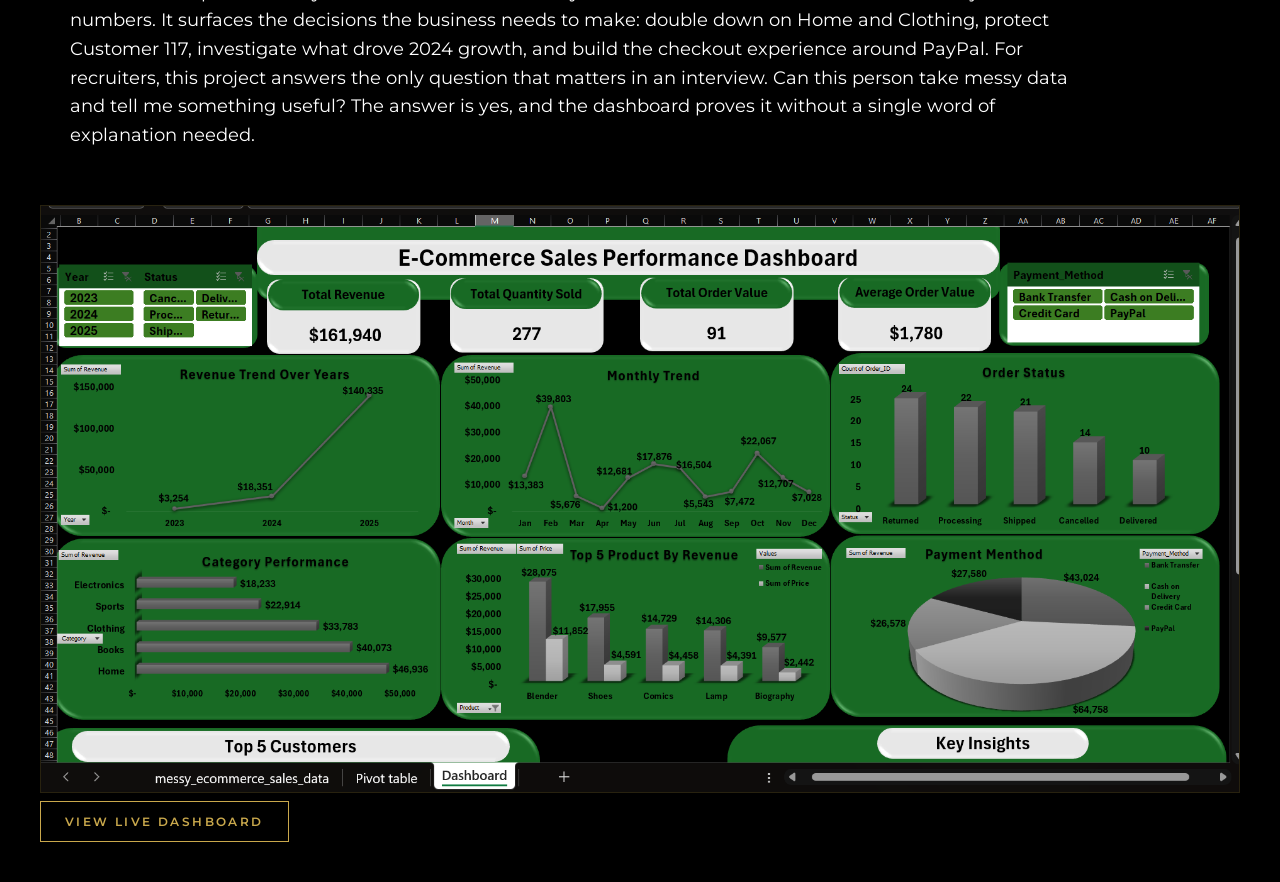
<file: E-commerce.html>
<!DOCTYPE html>
<html lang="en">
<head>
<meta charset="UTF-8">
<meta name="viewport" content="width=device-width, initial-scale=1.0">

<title>E-commerce Sales Performance Analysis</title>

<link href="https://fonts.googleapis.com/css2?family=Montserrat:wght@300;400;600&family=Cormorant+Garamond:wght@400;600&display=swap" rel="stylesheet">

<style>
  :root {
  --gold: #c9a84c;
  --gold-light: #e8c97a;
  --gold-dim: rgba(201,168,76,0.15);
  --black: #000000;
  --white: #ffffff;
  --white-dim: rgba(255,255,255,0.7);
}

/* base reset */
* {
  box-sizing: border-box;
  margin: 0;
  padding: 0;
}

body {
  background: var(--black);
  color: var(--white);
  font-family: 'Montserrat', sans-serif;
  line-height: 1.6;
  padding: 40px;
}

/* layout container */
.container {
  max-width: 1000px;
  margin: auto;
}

/* headings */
h1 {
  color: var(--gold);
  margin-bottom: 10px;
  margin-top: -30px;
  text-align: center;
}

h2 {
  margin-top: 30px;
  color: var(--gold);
  font-size: 2.1rem;
  top: 10px;
  margin-left: 30px;
}

ul{
  margin-left: 50px;
}

/* text */
p {
  margin-left: 30px;
}

/* tags */
.tags {
  margin-bottom: 25px;
  margin-left: 15px;
}

.tags span {
  display: inline-block;
  border: 1px solid rgba(201,168,76,0.4);
  padding: 4px 10px;
  margin-right: 8px;
  font-size: 0.68rem;
  letter-spacing: 0.1em;
  color: var(--gold);
  text-transform: uppercase;
}

/* buttons */
.btn {
  padding: 10px 24px;
  border: 1px solid var(--gold);
  color: var(--gold);
  font-family: 'Montserrat', sans-serif;
  font-size: 0.75rem;
  font-weight: 600;
  letter-spacing: 0.2em;
  text-transform: uppercase;
  text-decoration: none;
  background: transparent;
  cursor: pointer;
  transition: background 0.25s, color 0.25s;
  display: inline-block;
}

.btn:hover {
  background: var(--gold);
  color: var(--black);
}

.btn.solid {
  background: var(--gold);
  color: var(--black);
}

.btn.solid:hover {
  background: var(--gold-light);
}

/* project cards (reusable across pages) */
.project-card {
  border: 1px solid rgba(201,168,76,0.2);
  padding: 24px;
  background: rgba(201,168,76,0.03);
  transition: 0.25s;
}

.project-card:hover {
  border-color: var(--gold);
  background: rgba(201,168,76,0.07);
}

/* grid */
.projects-grid {
  display: grid;
  grid-template-columns: repeat(auto-fill, minmax(280px, 1fr));
  gap: 20px;
}

/* image */
.project-img {
  width: 100%;
  margin-top: 20px;
  border: 1px solid rgba(201,168,76,0.2);
}

/* back link */
.back-btn {
  display: inline-block;
  margin-bottom: 20px;
  color: var(--gold);
  text-decoration: none;
  font-size: 0.5rem;
  letter-spacing: 0.2em;
  margin-bottom: 40px;
  margin-top: 30px;
  padding: 10px 20px;
  border: 1px solid var(--gold);
}
.back-btn:hover {
  background: var(--gold);
  color: var(--black);
}
.highlight {
  color: var(--text-dim);
  margin-bottom: 20px;
  font-size: 1.12rem;
  max-width: 85%;
  margin: 0 auto 35px auto;
  line-height: 1.6;
  margin-right: 30px;
  margin-left: 30px;
}

</style>

<div class="project-container">

  <a href="index.html#projects" class="back-btn">← Back to Projects</a>

  <h1>E-commerce Sale Performance Analysis</h1>
  <p class="highlight"> 
    Most people clean a dataset and call it a project. You built a business tool. A fully interactive Excel dashboard tracking $161,940 in revenue across three years, five product categories, four payment methods, and 91 orders. That is the difference between a course exercise and a portfolio piece.
  </p>

  <div class="tags">
    <span class="tags">Microsoft Excel</span>
    <span class="tags">Pivot Table</span>
    <span class="tags">Data cleaning</span>
    <span class="tags">EDA</span>
    <span class="tags">Dashboard</span>
  </div>

  <h2>Project Overview</h2>
  <p class="highlight">
    Took a messy, unusable e-commerce sales dataset and turned it into a dashboard a business owner could open on a Monday morning and make decisions from before lunch. Covered revenue trends across 2023, 2024, and 2025, category and product performance, customer rankings, payment method breakdown, and order fulfilment status. Built entirely in Excel, which matters because Excel is still the most used analytics tool in every industry a recruiter will be hiring for.
  </p>

  <h2>Problem Statement</h2>
  <p class="highlight">
    Every e-commerce business is sitting on transaction data they cannot read. They know their total sales figure. They do not know which category is carrying the business, which customers are worth keeping, which payment method their best buyers prefer, or why 2024 looked so different from 2023. They are making inventory, marketing, and customer decisions on instinct when the answers are already in their data.
    This project exists to fix that. One dashboard. Every answer visible in under 60 seconds.
  </p>

  <h2>What I Did</h2>
  <ul>
    <li>Sourced a messy e-commerce dataset with inconsistencies, missing values, and unstructured records across multiple years and categories. Cleaned it properly before touching a single chart because dirty data produces confident wrong answers.
    <li>Built a pivot table structure to aggregate revenue, quantity sold, order status, and customer spend across every dimension the business cares about.</li>
    <li>Designed the full dashboard from scratch in Excel covering eight distinct analysis areas: revenue trend over three years, monthly sales trend, category performance, top 5 products by revenue, order status breakdown, payment method distribution, top 5 customers by total spend, and key insights summary.</li>
    <li>Added slicers for year, order status, and payment method so any non-technical stakeholder can filter the entire dashboard in real time without touching the underlying data.</li>
    <li>Wrote the key insights directly on the dashboard so the business does not have to interpret charts. The conclusion is already there.</li>
  </ul>

  <h2>Key Findings</h2>
  <ul>
    <li>Home ($46,936) and Clothing ($40,073) are carrying the business. </li>
    <li>Every other category is a secondary concern until these two are fully optimised.</li>
    <li>Shoes ($17,955) leads all individual products. If this business is not prioritising Shoes in its marketing spend, it is leaving money on the table.</li>
    <li>PayPal ($64,758) dominates payment methods by a significant margin. Credit Card ($43,024) and Cash on Delivery ($27,580) are distant second and third. The checkout experience should be built around PayPal first.</li>
    <li>2024 was a breakout year at $140,335 revenue, up from $18,351 in 2023 and $3,254 in 2022. The business needs to understand exactly what changed in 2024 and replicate it deliberately, not accidentally.
        Customer 117 spent $20,000 alone. The next highest customer spent $6,453. That gap is a retention risk. If Customer 117 leaves, the business feels it immediately.</li>
    <li>Processing and Shipped orders dominate order status at 24 and 22 respectively. A large volume of orders are still in fulfilment. That is either a growth sign or an operational bottleneck. Either way it needs watching.</li>

  </ul>

  <h2>Impact</h2>
  <p class="highlight">
    This is what separates analysts who can code from analysts who can think. The dashboard does not just show numbers. It surfaces the decisions the business needs to make: double down on Home and Clothing, protect Customer 117, investigate what drove 2024 growth, and build the checkout experience around PayPal.
    For recruiters, this project answers the only question that matters in an interview. Can this person take messy data and tell me something useful? The answer is yes, and the dashboard proves it without a single word of explanation needed.
  </p>

  <img src="images/dashboard3.png" alt="Dashboard Preview" class="project-img">

  <a href="https://1drv.ms/x/c/ad8e3c12c76b1a91/IQBMe9qrjmllSLJwcqv2xgz2AYAJOM_wnuSYjO-Dl5PBar0?e=p4QORS" target="_blank" class="btn">
    View Live Dashboard
  </a>

</div>
</file>
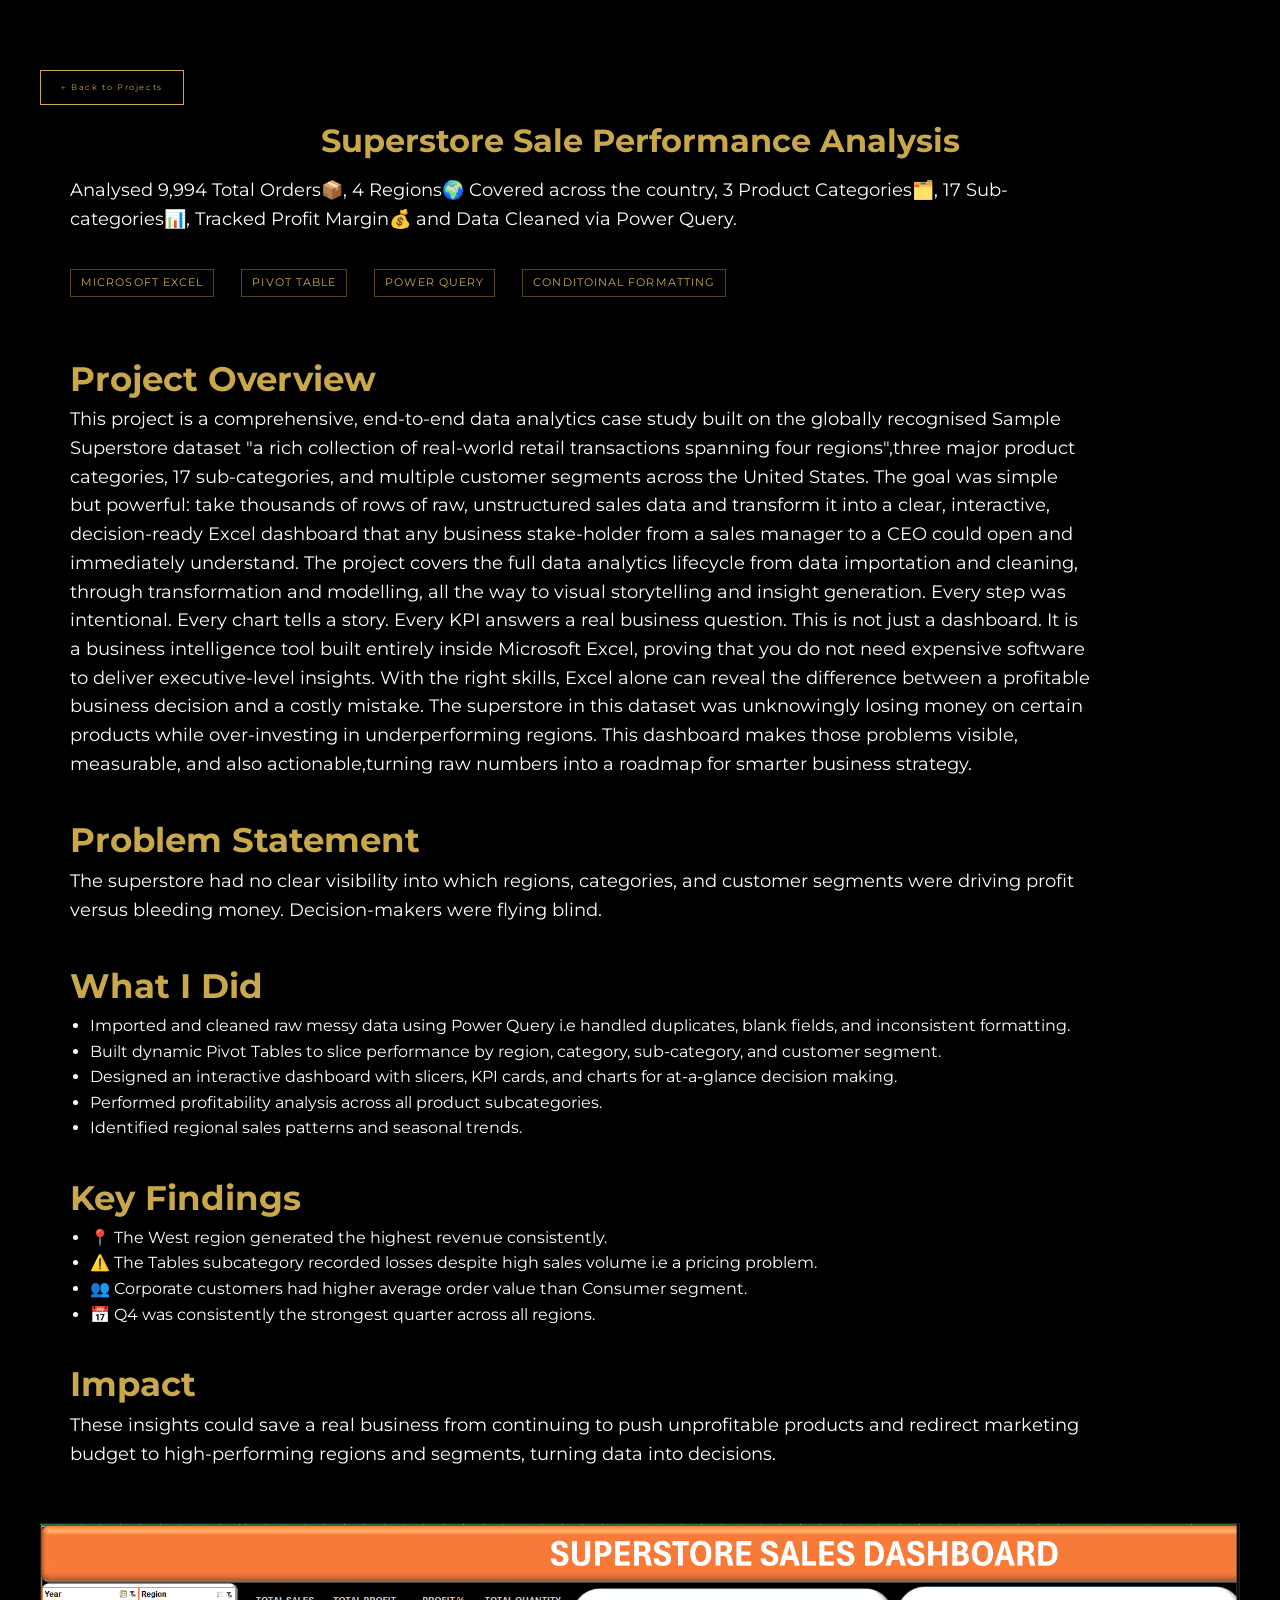
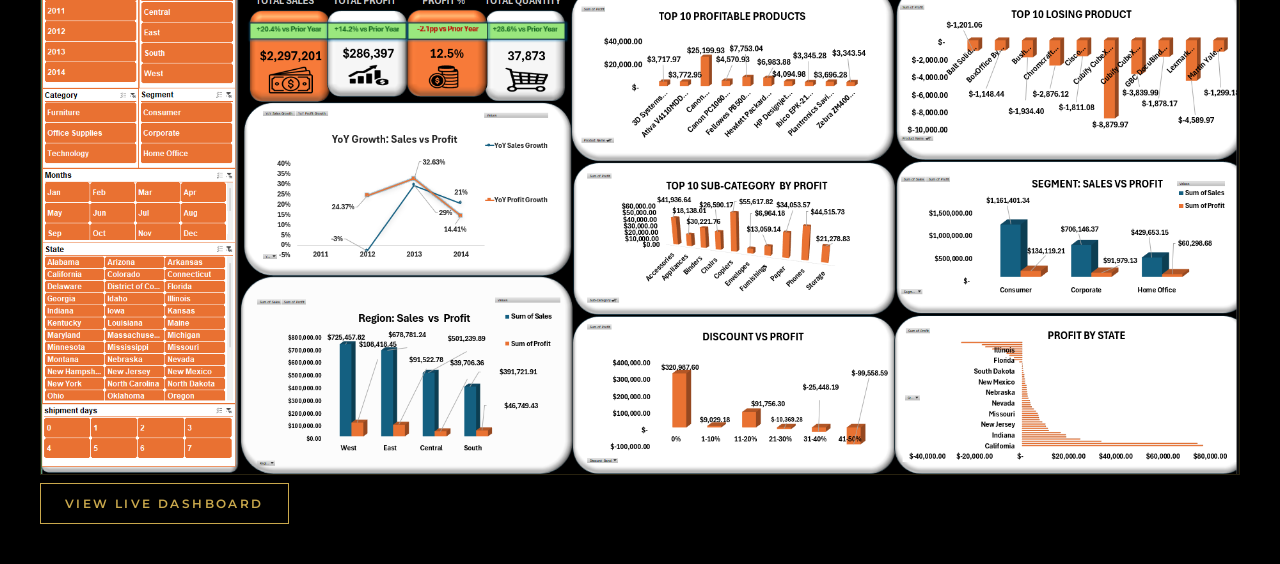
<file: sales-performance-analysis.html>
<!DOCTYPE html>
<html lang="en">
<head>
<meta charset="UTF-8">
<meta name="viewport" content="width=device-width, initial-scale=1.0">

<title>Sales Performance Analysis</title>

<link href="https://fonts.googleapis.com/css2?family=Montserrat:wght@300;400;600&family=Cormorant+Garamond:wght@400;600&display=swap" rel="stylesheet">

<style>
  :root {
  --gold: #c9a84c;
  --gold-light: #e8c97a;
  --gold-dim: rgba(201,168,76,0.15);
  --black: #000000;
  --white: #ffffff;
  --white-dim: rgba(255,255,255,0.7);
}

/* base reset */
* {
  box-sizing: border-box;
  margin: 0;
  padding: 0;
}

body {
  background: var(--black);
  color: var(--white);
  font-family: 'Montserrat', sans-serif;
  line-height: 1.6;
  padding: 40px;
}

/* layout container */
.container {
  max-width: 1000px;
  margin: auto;
}

/* headings */
h1 {
  color: var(--gold);
  margin-bottom: 10px;
  margin-top: -30px;
  text-align: center;
}

h2 {
  margin-top: 30px;
  color: var(--gold);
  font-size: 2.1rem;
  top: 10px;
  margin-left: 30px;
}

ul{
  margin-left: 50px;
}

/* text */
p {
  margin-left: 30px;
}

/* tags */
.tags {
  margin-bottom: 25px;
  margin-left: 15px;
}

.tags span {
  display: inline-block;
  border: 1px solid rgba(201,168,76,0.4);
  padding: 4px 10px;
  margin-right: 8px;
  font-size: 0.68rem;
  letter-spacing: 0.1em;
  color: var(--gold);
  text-transform: uppercase;
}

/* buttons */
.btn {
  padding: 10px 24px;
  border: 1px solid var(--gold);
  color: var(--gold);
  font-family: 'Montserrat', sans-serif;
  font-size: 0.75rem;
  font-weight: 600;
  letter-spacing: 0.2em;
  text-transform: uppercase;
  text-decoration: none;
  background: transparent;
  cursor: pointer;
  transition: background 0.25s, color 0.25s;
  display: inline-block;
}

.btn:hover {
  background: var(--gold);
  color: var(--black);
}

.btn.solid {
  background: var(--gold);
  color: var(--black);
}

.btn.solid:hover {
  background: var(--gold-light);
}

/* project cards (reusable across pages) */
.project-card {
  border: 1px solid rgba(201,168,76,0.2);
  padding: 24px;
  background: rgba(201,168,76,0.03);
  transition: 0.25s;
}

.project-card:hover {
  border-color: var(--gold);
  background: rgba(201,168,76,0.07);
}

/* grid */
.projects-grid {
  display: grid;
  grid-template-columns: repeat(auto-fill, minmax(280px, 1fr));
  gap: 20px;
}

/* image */
.project-img {
  width: 100%;
  margin-top: 20px;
  border: 1px solid rgba(201,168,76,0.2);
}

/* back link */
.back-btn {
  display: inline-block;
  margin-bottom: 20px;
  color: var(--gold);
  text-decoration: none;
  font-size: 0.5rem;
  letter-spacing: 0.2em;
  margin-bottom: 40px;
  margin-top: 30px;
  padding: 10px 20px;
  border: 1px solid var(--gold);
}
.back-btn:hover {
  background: var(--gold);
  color: var(--black);
}
.highlight {
  color: var(--text-dim);
  margin-bottom: 20px;
  font-size: 1.12rem;
  max-width: 85%;
  margin: 0 auto 35px auto;
  line-height: 1.6;
  margin-right: 30px;
  margin-left: 30px;
}

</style>

<div class="project-container">

  <a href="index.html#projects" class="back-btn">← Back to Projects</a>

  <h1>Superstore Sale Performance Analysis</h1>
  <p class="highlight"> Analysed  9,994 Total Orders📦, 4 Regions🌍 Covered across the country, 3 Product Categories🗂️, 17 Sub-categories📊,
    Tracked Profit Margin💰 and Data Cleaned via Power Query.
  </p>

  <div class="tags">
    <span class="tags">Microsoft Excel</span>
    <span class="tags">Pivot Table</span>
    <span class="tags">Power Query</span>
    <span class="tags">Conditoinal Formatting</span>
  </div>

  <h2>Project Overview</h2>
  <p class="highlight">
    This project is a comprehensive, end-to-end data analytics case study built on the globally recognised Sample Superstore dataset "a rich collection of real-world retail transactions spanning four regions",three major product categories, 17 sub-categories, and multiple customer segments across the United States.
    The goal was simple but powerful: take thousands of rows of raw, unstructured sales data and transform it into a clear, interactive, decision-ready Excel dashboard that any business stake-holder from a sales manager to a CEO could open and immediately understand.
    The project covers the full data analytics lifecycle from data importation and cleaning, through transformation and modelling, all the way to visual storytelling and insight generation. Every step was intentional. Every chart tells a story. Every KPI answers a real business question.
    This is not just a dashboard. It is a business intelligence tool built entirely inside Microsoft Excel, proving that you do not need expensive software to deliver executive-level insights. With the right skills, Excel alone can reveal the difference between a profitable business decision and a costly mistake.
    The superstore in this dataset was unknowingly losing money on certain products while over-investing in underperforming regions. This dashboard makes those problems visible, measurable, and also actionable,turning raw numbers into a roadmap for smarter business strategy.
  </p>

  <h2>Problem Statement</h2>
  <p class="highlight">
    The superstore had no clear visibility into which regions, categories, and customer segments were driving profit versus bleeding money. Decision-makers were flying blind.
  </p>

  <h2>What I Did</h2>
  <ul>
    <li>Imported and cleaned raw messy data using Power Query i.e handled duplicates, blank fields, and inconsistent formatting.</li>
    <li>Built dynamic Pivot Tables to slice performance by region, category, sub-category, and customer segment.</li>
    <li>Designed an interactive dashboard with slicers, KPI cards, and charts for at-a-glance decision making.</li>
    <li>Performed profitability analysis across all product subcategories.</li>
    <li>Identified regional sales patterns and seasonal trends.</li>
  </ul>

  <h2>Key Findings</h2>
  <ul>
    <li>📍 The West region generated the highest revenue consistently.</li>
    <li>⚠️ The Tables subcategory recorded losses despite high sales volume i.e  a pricing problem.</li>
    <li>👥 Corporate customers had higher average order value than Consumer segment.</li>
    <li>📅 Q4 was consistently the strongest quarter across all regions.</li>
  </ul>

  <h2>Impact</h2>
  <p class="highlight">
    These insights could save a real business from continuing to push unprofitable products and redirect marketing budget to high-performing regions and segments, turning data into decisions.
  </p>

  <img src="images/dashboard2.png" alt="Dashboard Preview" class="project-img">

  <a href="https://1drv.ms/x/c/ad8e3c12c76b1a91/IQAJtlyKE1evQ7dL090yO2EEAdUN-oP50xZelHVxC_JxN3E?e=ezOudN" target="_blank" class="btn">
    View Live Dashboard
  </a>

</div>
</file>
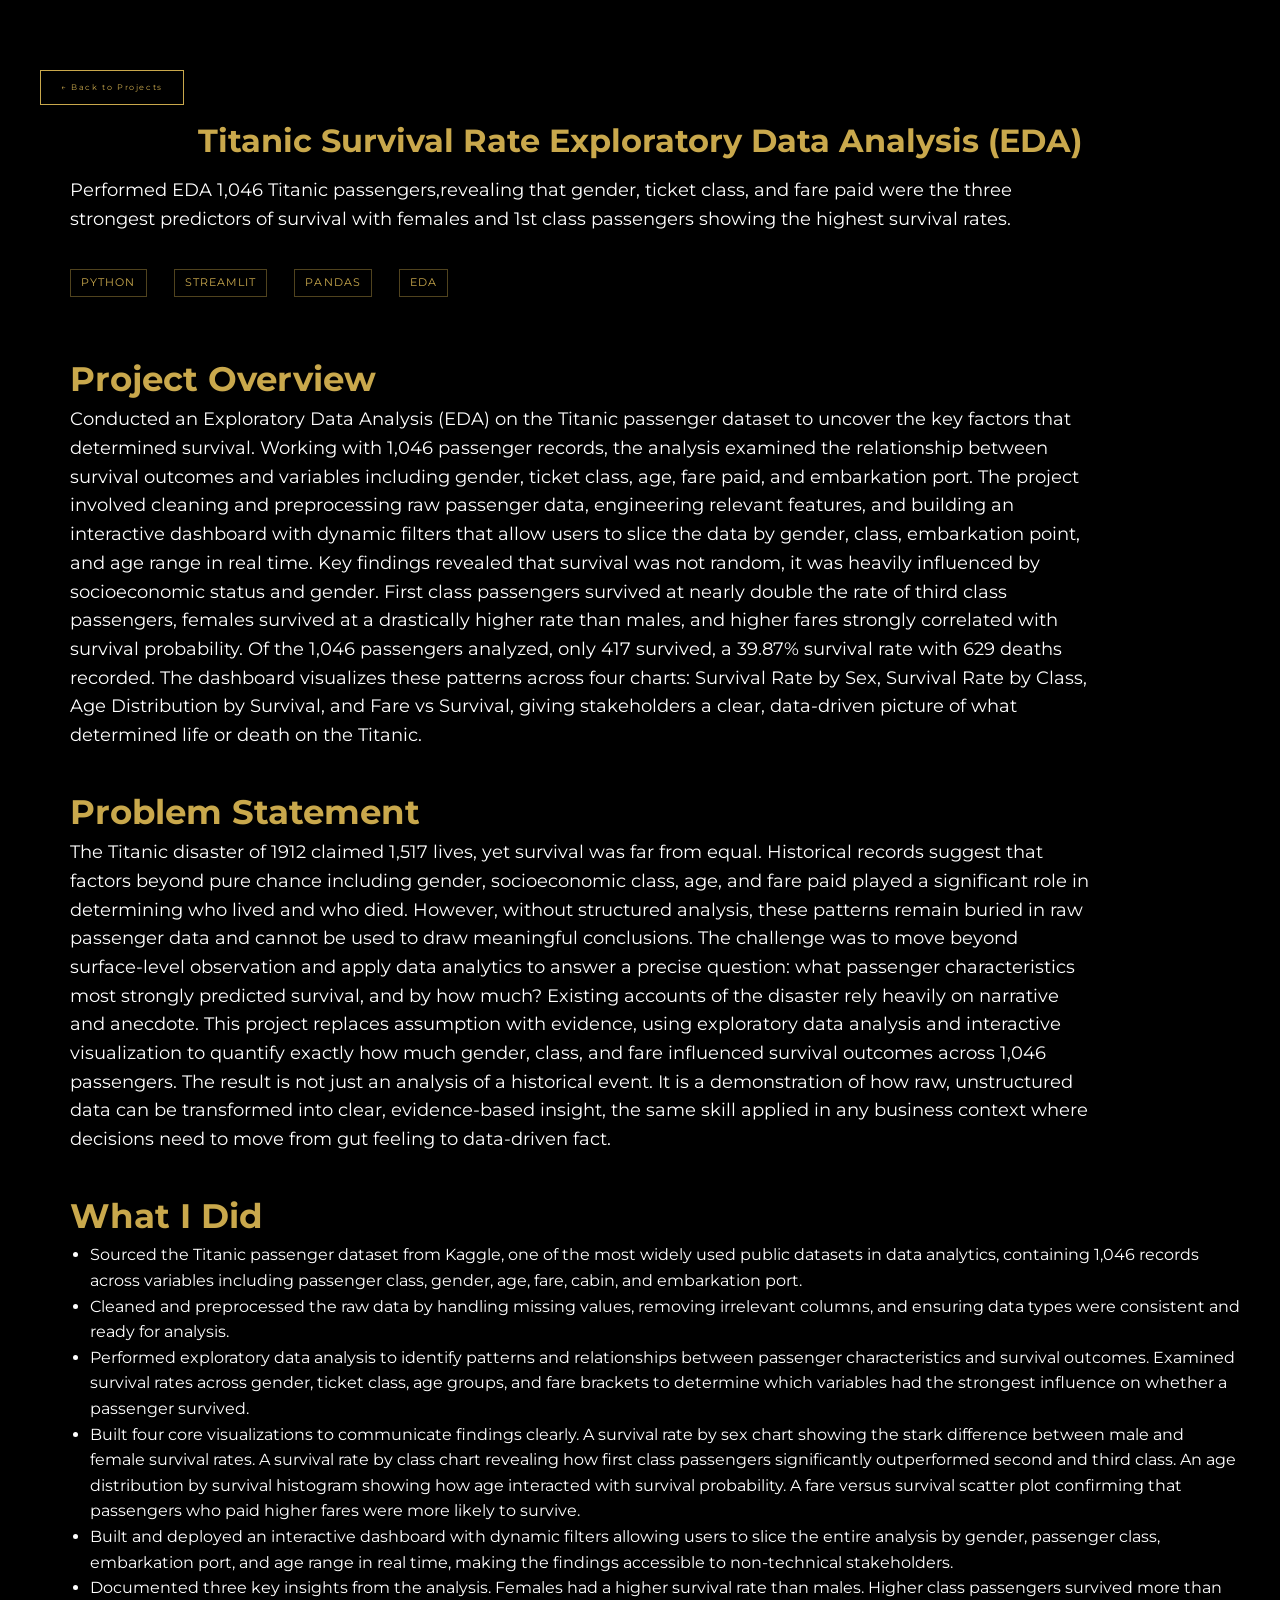
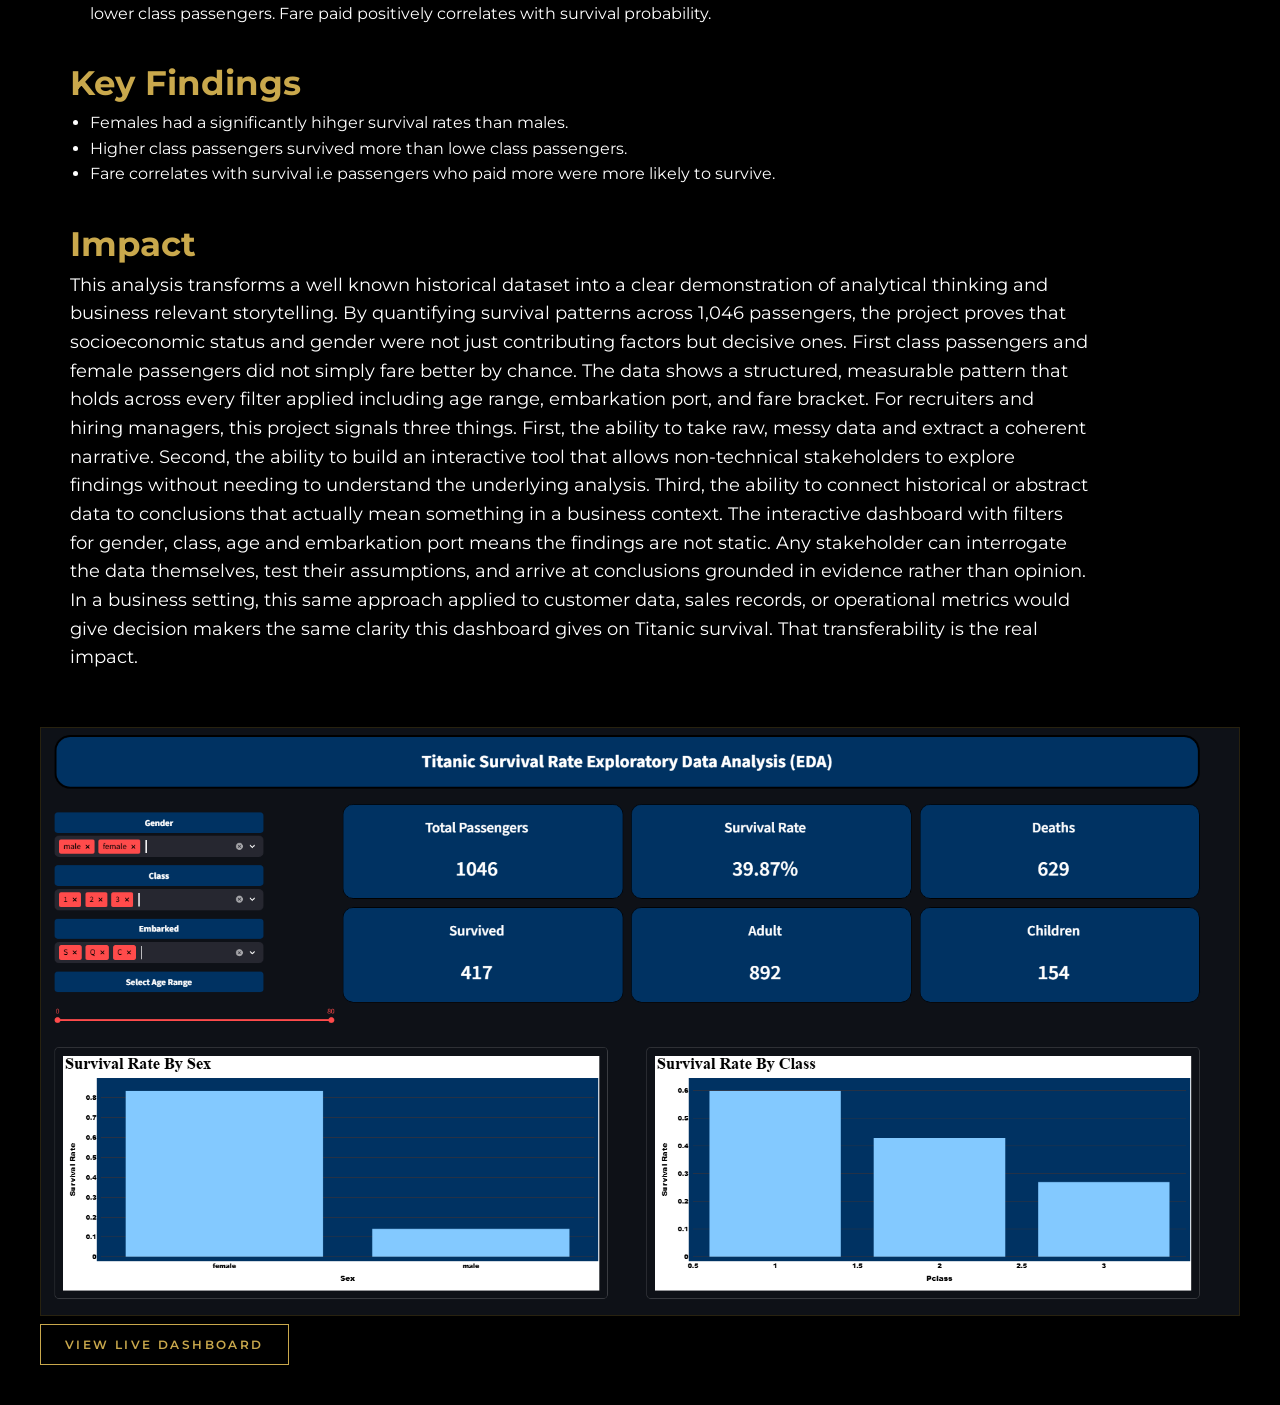
<file: Titanic.html>
<!DOCTYPE html>
<html lang="en">
<head>
<meta charset="UTF-8">
<meta name="viewport" content="width=device-width, initial-scale=1.0">

<title>Titanic Survival Analysis</title>

<link href="https://fonts.googleapis.com/css2?family=Montserrat:wght@300;400;600&family=Cormorant+Garamond:wght@400;600&display=swap" rel="stylesheet">

<style>
  :root {
  --gold: #c9a84c;
  --gold-light: #e8c97a;
  --gold-dim: rgba(201,168,76,0.15);
  --black: #000000;
  --white: #ffffff;
  --white-dim: rgba(255,255,255,0.7);
}

/* base reset */
* {
  box-sizing: border-box;
  margin: 0;
  padding: 0;
}

body {
  background: var(--black);
  color: var(--white);
  font-family: 'Montserrat', sans-serif;
  line-height: 1.6;
  padding: 40px;
}

/* layout container */
.container {
  max-width: 1000px;
  margin: auto;
}

/* headings */
h1 {
  color: var(--gold);
  margin-bottom: 10px;
  margin-top: -30px;
  text-align: center;
}

h2 {
  margin-top: 30px;
  color: var(--gold);
  font-size: 2.1rem;
  top: 10px;
  margin-left: 30px;
}

ul{
  margin-left: 50px;
}

/* text */
p {
  margin-left: 30px;
}

/* tags */
.tags {
  margin-bottom: 25px;
  margin-left: 15px;
}

.tags span {
  display: inline-block;
  border: 1px solid rgba(201,168,76,0.4);
  padding: 4px 10px;
  margin-right: 8px;
  font-size: 0.68rem;
  letter-spacing: 0.1em;
  color: var(--gold);
  text-transform: uppercase;
}

/* buttons */
.btn {
  padding: 10px 24px;
  border: 1px solid var(--gold);
  color: var(--gold);
  font-family: 'Montserrat', sans-serif;
  font-size: 0.75rem;
  font-weight: 600;
  letter-spacing: 0.2em;
  text-transform: uppercase;
  text-decoration: none;
  background: transparent;
  cursor: pointer;
  transition: background 0.25s, color 0.25s;
  display: inline-block;
}

.btn:hover {
  background: var(--gold);
  color: var(--black);
}

.btn.solid {
  background: var(--gold);
  color: var(--black);
}

.btn.solid:hover {
  background: var(--gold-light);
}

/* project cards (reusable across pages) */
.project-card {
  border: 1px solid rgba(201,168,76,0.2);
  padding: 24px;
  background: rgba(201,168,76,0.03);
  transition: 0.25s;
}

.project-card:hover {
  border-color: var(--gold);
  background: rgba(201,168,76,0.07);
}

/* grid */
.projects-grid {
  display: grid;
  grid-template-columns: repeat(auto-fill, minmax(280px, 1fr));
  gap: 20px;
}

/* image */
.project-img {
  width: 100%;
  margin-top: 20px;
  border: 1px solid rgba(201,168,76,0.2);
}

/* back link */
.back-btn {
  display: inline-block;
  margin-bottom: 20px;
  color: var(--gold);
  text-decoration: none;
  font-size: 0.5rem;
  letter-spacing: 0.2em;
  margin-bottom: 40px;
  margin-top: 30px;
  padding: 10px 20px;
  border: 1px solid var(--gold);
}
.back-btn:hover {
  background: var(--gold);
  color: var(--black);
}
.highlight {
  color: var(--text-dim);
  margin-bottom: 20px;
  font-size: 1.12rem;
  max-width: 85%;
  margin: 0 auto 35px auto;
  line-height: 1.6;
  margin-right: 30px;
  margin-left: 30px;
}

</style>

<div class="project-container">

  <a href="index.html#projects" class="back-btn">← Back to Projects</a>

  <h1>Titanic Survival Rate Exploratory Data Analysis (EDA)</h1>
  <p class="highlight"> 
    Performed EDA 1,046 Titanic passengers,revealing that gender, ticket class, and fare paid were the three strongest predictors of survival with females and 1st class passengers showing the highest survival rates.
  </p>

  <div class="tags">
    <span class="tags">Python</span>
    <span class="tags">Streamlit</span>
    <span class="tags">Pandas</span>
    <span class="tags">EDA</span>
  </div>

  <h2>Project Overview</h2>
  <p class="highlight">
    Conducted an Exploratory Data Analysis (EDA) on the Titanic passenger dataset to uncover the key factors that determined survival. Working with 1,046 passenger records, the analysis examined the relationship between survival outcomes and variables including gender, ticket class, age, fare paid, and embarkation port.
    The project involved cleaning and preprocessing raw passenger data, engineering relevant features, and building an interactive dashboard with dynamic filters that allow users to slice the data by gender, class, embarkation point, and age range in real time.
    Key findings revealed that survival was not random, it was heavily influenced by socioeconomic status and gender. First class passengers survived at nearly double the rate of third class passengers, females survived at a drastically higher rate than males, and higher fares strongly correlated with survival probability. Of the 1,046 passengers analyzed, only 417 survived, a 39.87% survival rate with 629 deaths recorded.
    The dashboard visualizes these patterns across four charts: Survival Rate by Sex, Survival Rate by Class, Age Distribution by Survival, and Fare vs Survival, giving stakeholders a clear, data-driven picture of what determined life or death on the Titanic.
  </p>

  <h2>Problem Statement</h2>
  <p class="highlight">
    The Titanic disaster of 1912 claimed 1,517 lives, yet survival was far from equal. Historical records suggest that factors beyond pure chance including gender, socioeconomic class, age, and fare paid played a significant role in determining who lived and who died. However, without structured analysis, these patterns remain buried in raw passenger data and cannot be used to draw meaningful conclusions.
    The challenge was to move beyond surface-level observation and apply data analytics to answer a precise question: what passenger characteristics most strongly predicted survival, and by how much?
    Existing accounts of the disaster rely heavily on narrative and anecdote. This project replaces assumption with evidence, using exploratory data analysis and interactive visualization to quantify exactly how much gender, class, and fare influenced survival outcomes across 1,046 passengers.
    The result is not just an analysis of a historical event. It is a demonstration of how raw, unstructured data can be transformed into clear, evidence-based insight, the same skill applied in any business context where decisions need to move from gut feeling to data-driven fact.
  </p>

  <h2>What I Did</h2>
  <ul>
    <li>Sourced the Titanic passenger dataset from Kaggle, one of the most widely used public datasets in data analytics, containing 1,046 records across variables including passenger class, gender, age, fare, cabin, and embarkation port.</li>
    <li>Cleaned and preprocessed the raw data by handling missing values, removing irrelevant columns, and ensuring data types were consistent and ready for analysis.</li>
    <li>Performed exploratory data analysis to identify patterns and relationships between passenger characteristics and survival outcomes. Examined survival rates across gender, ticket class, age groups, and fare brackets to determine which variables had the strongest influence on whether a passenger survived.</li>
    <li>Built four core visualizations to communicate findings clearly. A survival rate by sex chart showing the stark difference between male and female survival rates. A survival rate by class chart revealing how first class passengers significantly outperformed second and third class. An age distribution by survival histogram showing how age interacted with survival probability. A fare versus survival scatter plot confirming that passengers who paid higher fares were more likely to survive.</li>
    <li>Built and deployed an interactive dashboard with dynamic filters allowing users to slice the entire analysis by gender, passenger class, embarkation port, and age range in real time, making the findings accessible to non-technical stakeholders.</li>
    <li>Documented three key insights from the analysis. Females had a higher survival rate than males. Higher class passengers survived more than lower class passengers. Fare paid positively correlates with survival probability.</li>
  </ul>

  <h2>Key Findings</h2>
  <ul>
    <li> Females had a significantly hihger survival rates than males.</li>
    <li> Higher class passengers survived more than lowe class passengers.</li>
    <li> Fare correlates with survival i.e passengers who paid more were more likely to survive.</li>
  </ul>

  <h2>Impact</h2>
  <p class="highlight">
    This analysis transforms a well known historical dataset into a clear demonstration of analytical thinking and business relevant storytelling.
    By quantifying survival patterns across 1,046 passengers, the project proves that socioeconomic status and gender were not just contributing factors but decisive ones. First class passengers and female passengers did not simply fare better by chance. The data shows a structured, measurable pattern that holds across every filter applied including age range, embarkation port, and fare bracket.
    For recruiters and hiring managers, this project signals three things. First, the ability to take raw, messy data and extract a coherent narrative. Second, the ability to build an interactive tool that allows non-technical stakeholders to explore findings without needing to understand the underlying analysis. Third, the ability to connect historical or abstract data to conclusions that actually mean something in a business context.
    The interactive dashboard with filters for gender, class, age and embarkation port means the findings are not static. Any stakeholder can interrogate the data themselves, test their assumptions, and arrive at conclusions grounded in evidence rather than opinion.
    In a business setting, this same approach applied to customer data, sales records, or operational metrics would give decision makers the same clarity this dashboard gives on Titanic survival. That transferability is the real impact.
  </p>

  <img src="images/dashboard4.png" alt="Dashboard Preview" class="project-img">

  <a href="https://titanic-survival-rate-exploratory-data-analysis-eda.streamlit.app/" target="_blank" class="btn">
    View Live Dashboard
  </a>

</div>
</file>
